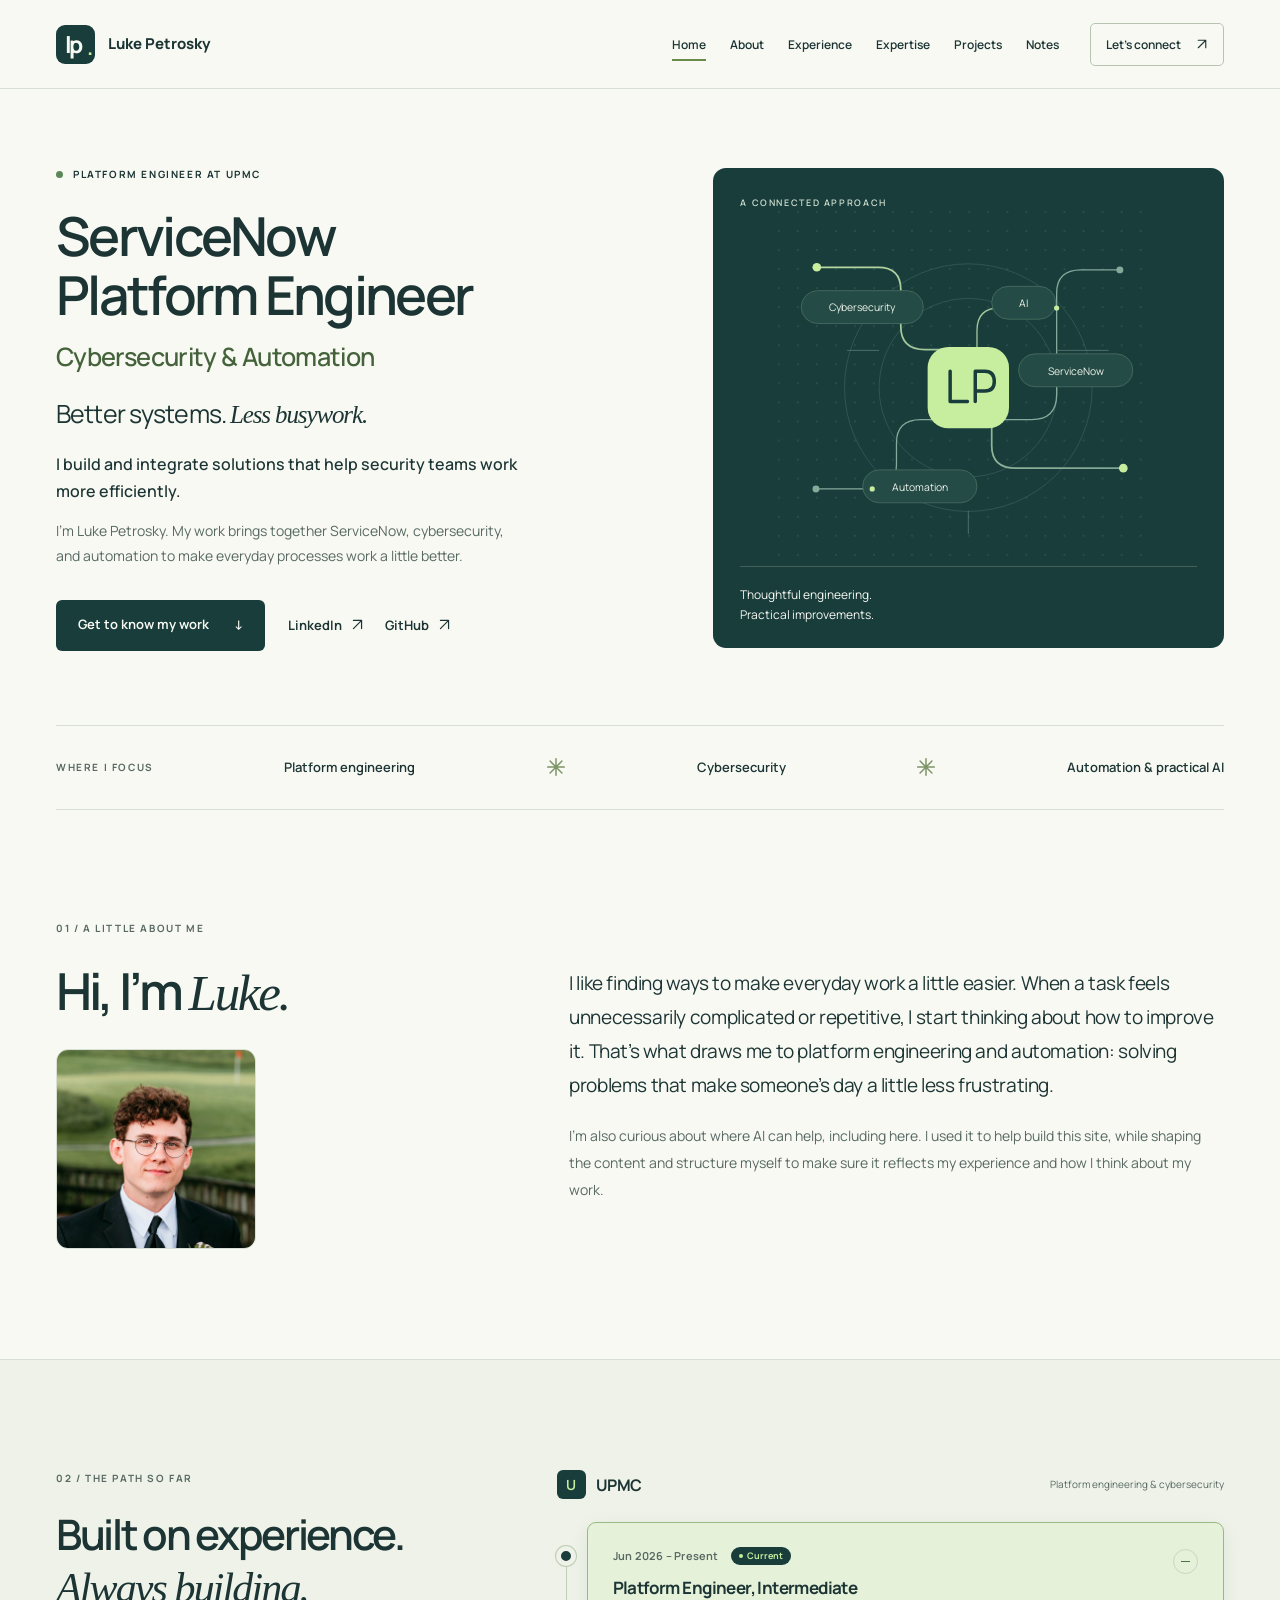
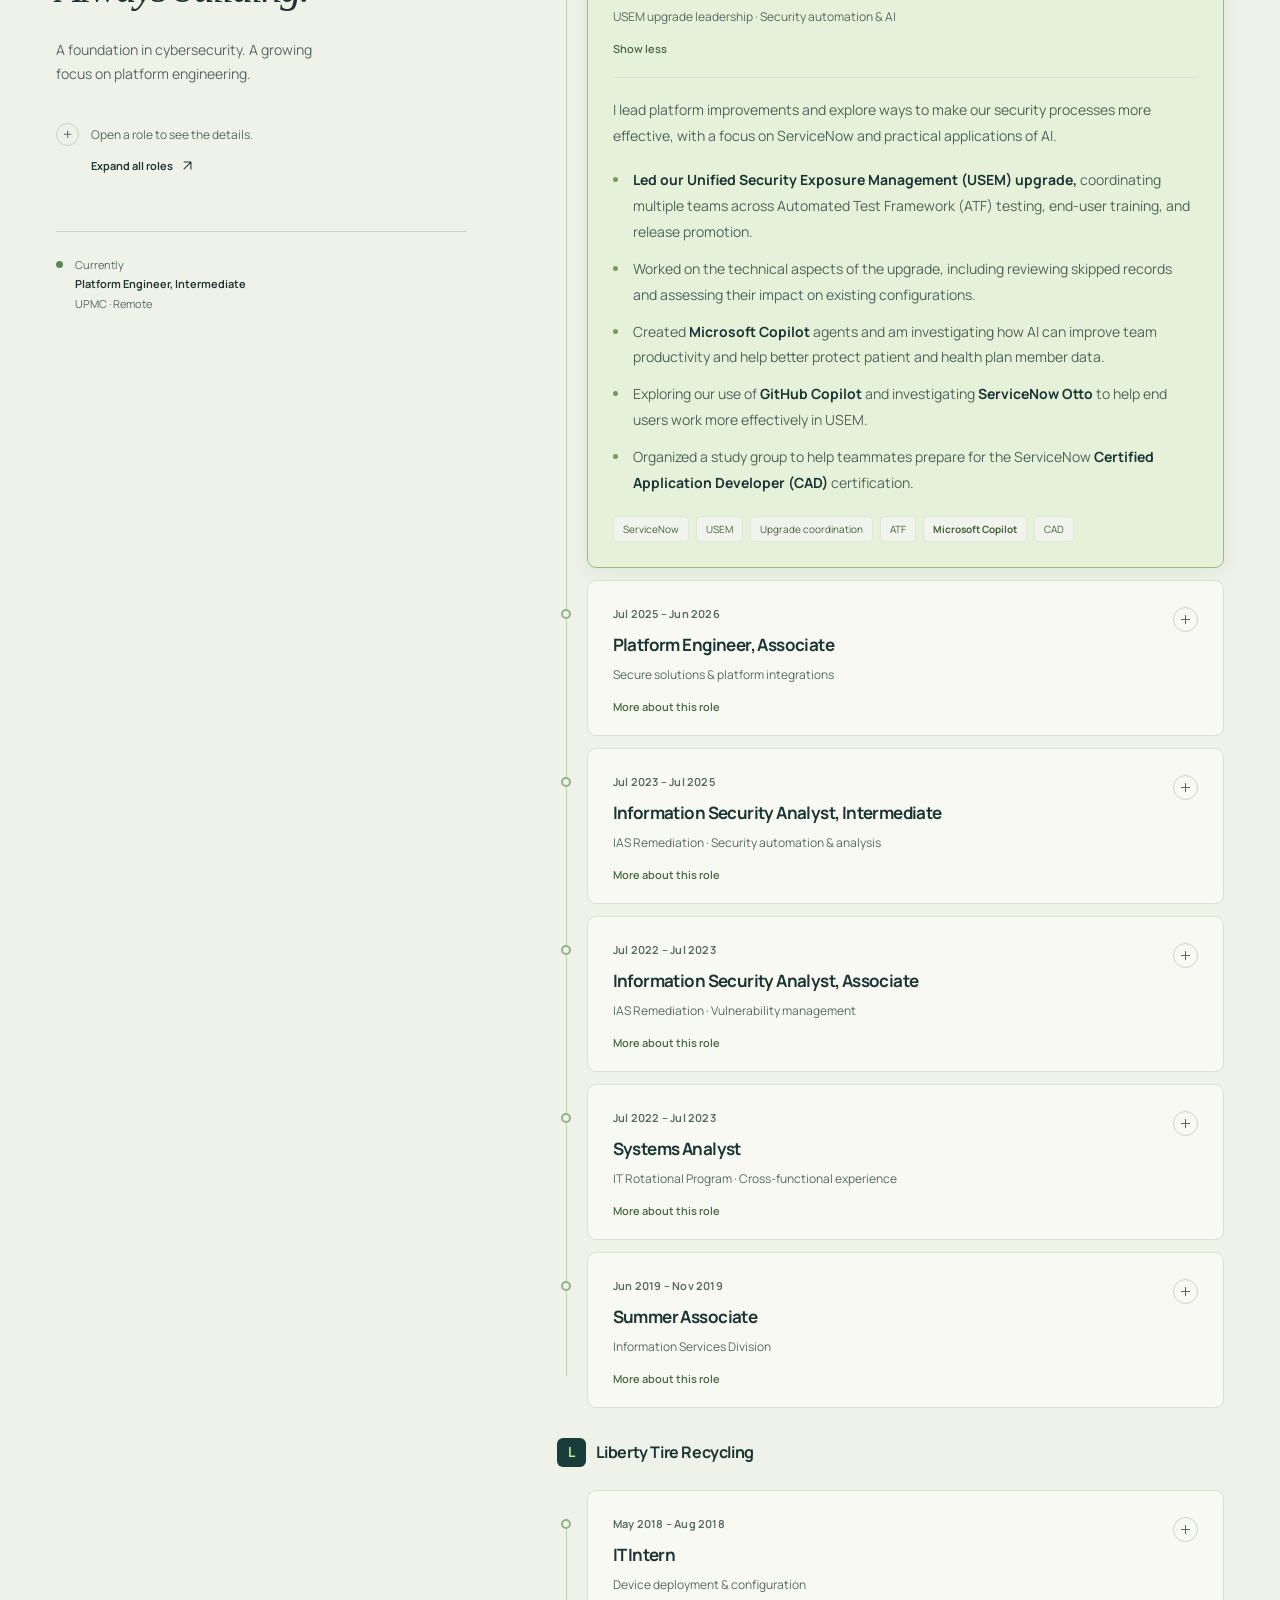
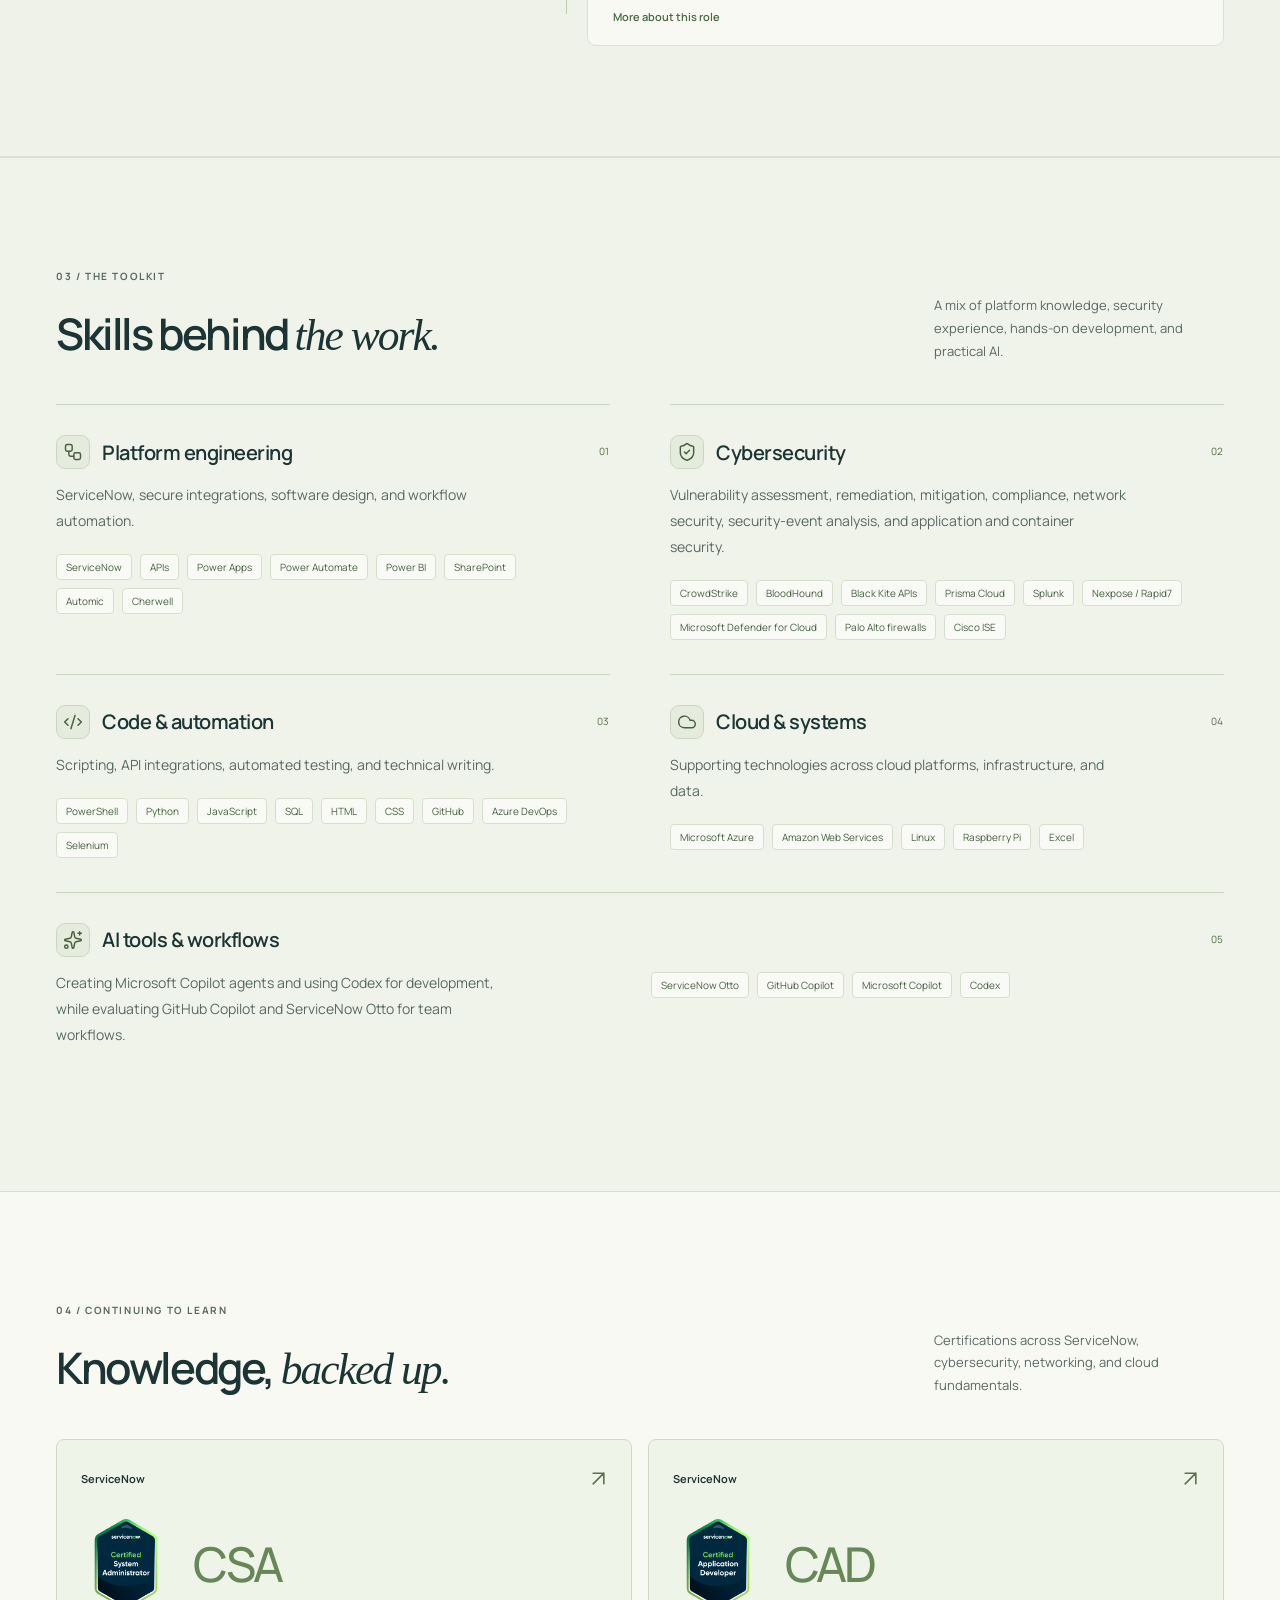
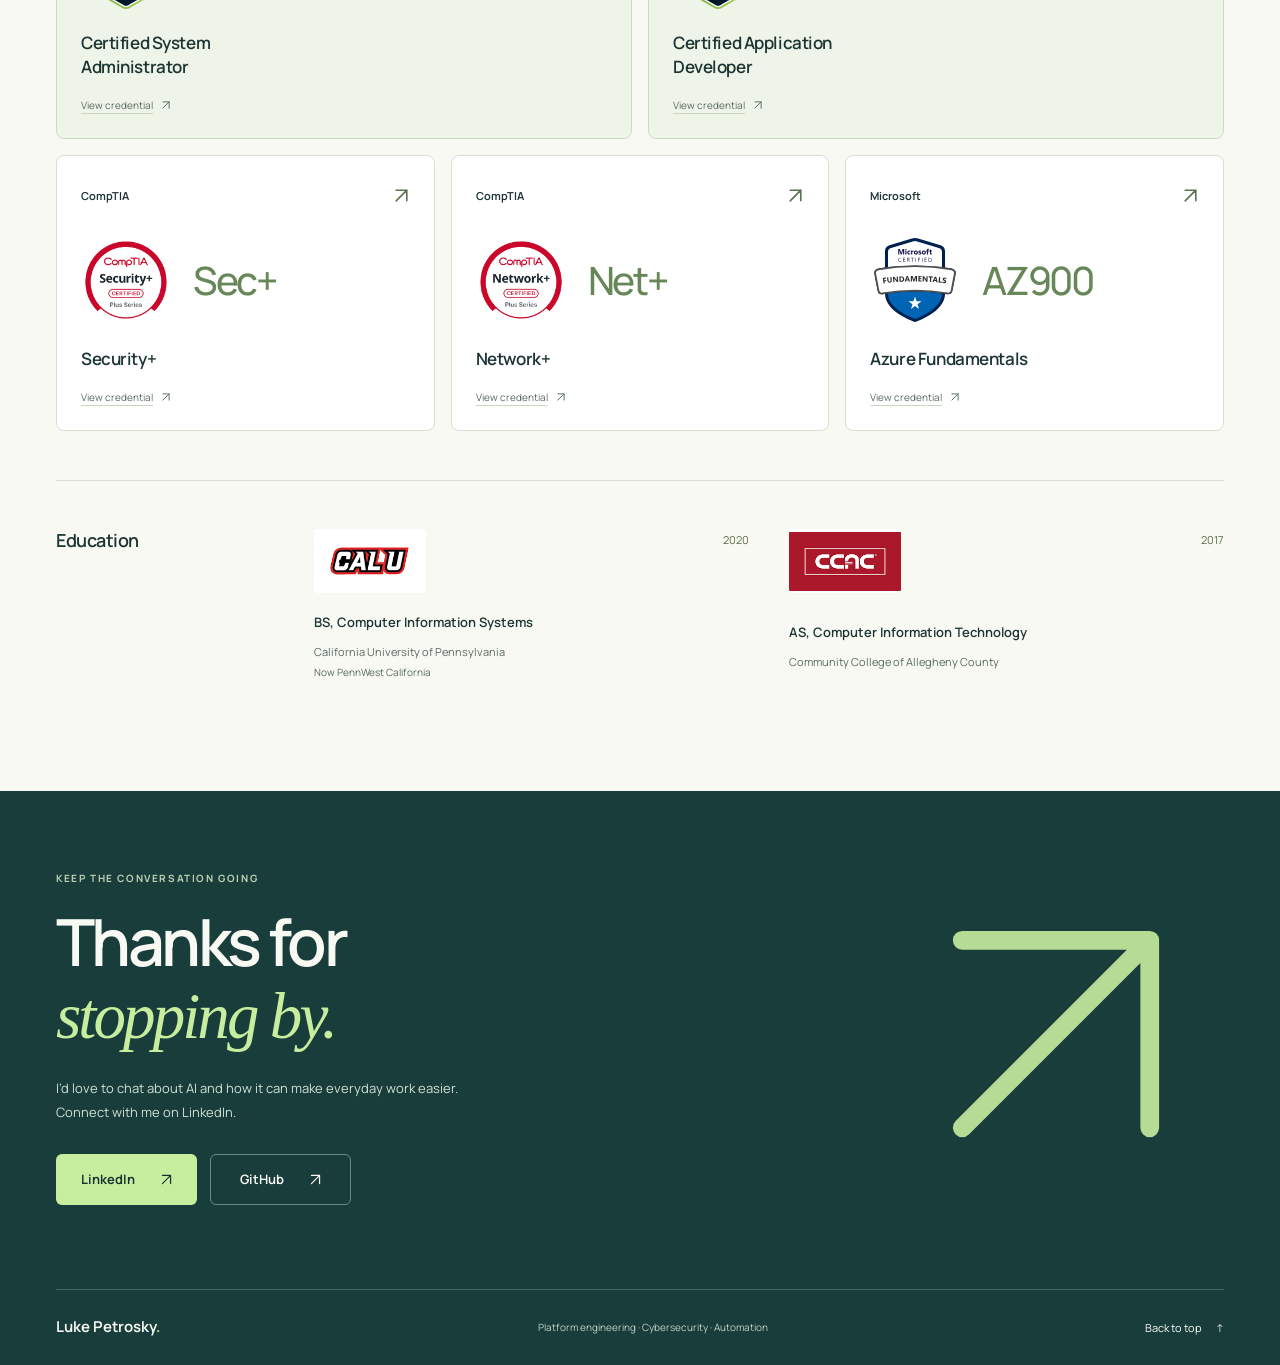
<file: index.html>
<!DOCTYPE html>
<html lang="en">
<head>
  <meta charset="utf-8">
  <meta name="viewport" content="width=device-width, initial-scale=1">
  <meta name="theme-color" content="#183d3b">
  <title>Luke Petrosky | Platform Engineering &amp; Cybersecurity</title>
  <meta name="description" content="Luke Petrosky is a Platform Engineer at UPMC focused on ServiceNow, cybersecurity, and automation. Explore his experience, skills, certifications, and interest in practical AI.">
  <link rel="canonical" href="https://petroskyluke.com/">
  <meta property="og:type" content="website">
  <meta property="og:title" content="Luke Petrosky | Platform Engineering &amp; Cybersecurity">
  <meta property="og:description" content="Building better systems and making everyday work a little easier. ServiceNow, cybersecurity, and automation.">
  <meta property="og:url" content="https://petroskyluke.com/">
  <link rel="icon" href="assets/favicon.svg" type="image/svg+xml">
  <link rel="preload" href="assets/manrope-latin.woff2" as="font" type="font/woff2" crossorigin>
  <link rel="stylesheet" href="styles.css?v=pages-preview-2">
  <script src="scripts.js?v=pages-preview-1" defer></script>
</head>
<body>
  <a class="skip-link" href="#main">Skip to content</a>
  <header class="site-header">
    <div class="header-inner wrap">
      <a class="brand" href="#top" aria-label="Luke Petrosky, back to top"><span class="monogram" aria-hidden="true">lp<span>.</span></span><span>Luke Petrosky</span></a>
      <button class="menu-toggle" type="button" aria-expanded="false" aria-controls="site-nav" hidden>Menu <span class="menu-icon" aria-hidden="true"></span></button>
      <nav class="site-nav" id="site-nav" aria-label="Main navigation">
        <a href="/" aria-current="page">Home</a>
        <a href="#about">About</a>
        <a href="#experience">Experience</a>
        <a href="#skills">Expertise</a>
        <a href="/projects/">Projects</a>
        <a href="/notes/">Notes</a>
        <a class="nav-connect" href="#contact">Let’s connect <span aria-hidden="true"><svg class="icon icon-arrow" width="16" height="16" viewBox="0 0 16 16" aria-hidden="true" focusable="false"><path d="M3 13 13 3M3 3h10v10"/></svg></span></a>
      </nav>
    </div>
  </header>

  <main id="main">
    <section class="hero wrap" id="top" aria-labelledby="hero-title">
      <div class="hero-copy">
        <p class="eyebrow"><span class="small-dot" aria-hidden="true"></span> Platform engineer at UPMC</p>
        <h1 id="hero-title"><span class="hero-title-role">ServiceNow<br>Platform Engineer</span><span class="hero-title-focus">Cybersecurity &amp; Automation</span></h1>
        <p class="hero-tagline">Better systems. <span class="serif">Less busywork.</span></p>
        <p class="hero-lead">I build and integrate solutions that help security teams work more efficiently.</p>
        <p class="hero-description">I’m Luke Petrosky. My work brings together ServiceNow, cybersecurity, and automation to make everyday processes work a little better.</p>
        <div class="hero-actions">
          <a class="button button-dark" href="#experience">Get to know my work <span aria-hidden="true">↓</span></a>
          <a class="text-link" href="https://www.linkedin.com/in/petroskyluke/" target="_blank" rel="noopener noreferrer">LinkedIn <span aria-hidden="true"><svg class="icon icon-arrow" width="16" height="16" viewBox="0 0 16 16" aria-hidden="true" focusable="false"><path d="M3 13 13 3M3 3h10v10"/></svg></span></a>
          <a class="text-link" href="https://github.com/petroskyluke" target="_blank" rel="noopener noreferrer">GitHub <span aria-hidden="true"><svg class="icon icon-arrow" width="16" height="16" viewBox="0 0 16 16" aria-hidden="true" focusable="false"><path d="M3 13 13 3M3 3h10v10"/></svg></span></a>
        </div>
      </div>
      <div class="hero-art" aria-hidden="true">
        <div class="art-heading"><span>A CONNECTED APPROACH</span></div>
        <svg class="connection-art" viewBox="0 0 440 410" fill="none">
          <defs>
            <pattern id="dot-grid" width="22" height="22" patternUnits="userSpaceOnUse"><circle cx="1" cy="1" r="1" fill="#345754"/></pattern>
            <linearGradient id="route" x1="30" y1="40" x2="410" y2="370" gradientUnits="userSpaceOnUse"><stop stop-color="#bddda1"/><stop offset="1" stop-color="#759c91"/></linearGradient>
          </defs>
          <rect width="440" height="410" fill="url(#dot-grid)"/>
          <circle cx="220" cy="204" r="143" stroke="#365957"/>
          <circle cx="220" cy="204" r="103" stroke="#365957"/>
          <path class="connection-route connection-route-primary" pathLength="1" d="M45 65H116Q142 65 142 91V133Q142 160 170 160H218Q247 160 247 189V271Q247 297 275 297H399" stroke="url(#route)" stroke-width="2"/>
          <path class="connection-route connection-route-secondary" pathLength="1" d="M44 321H109Q137 321 137 293V268Q137 241 165 241H293Q322 241 322 212V95Q322 68 350 68H395" stroke="#85a99b" stroke-width="1.5"/>
          <path class="connection-route connection-route-ai" pathLength="1" d="M230 157V138Q230 112 256 112H284" stroke="#a6c89c" stroke-width="1.5"/>
          <path d="M80 161H117M322 161H382M220 346V373" stroke="#547770"/>
          <circle cx="45" cy="65" r="5" fill="#c7ed9f"/><circle cx="399" cy="297" r="5" fill="#c7ed9f"/>
          <circle cx="44" cy="321" r="4" fill="#85a99b"/><circle cx="395" cy="68" r="4" fill="#85a99b"/>
          <rect x="173" y="157" width="94" height="94" rx="24" fill="#c7ed9f"/>
          <path d="M199 185V220H219M228 220V185H239Q250 185 250 197Q250 208 239 208H228" stroke="#183d3b" stroke-width="4" stroke-linecap="round" stroke-linejoin="round"/>
          <rect x="27" y="92" width="141" height="38" rx="19" fill="#254b47" stroke="#486c60"/>
          <text x="97.5" y="116" text-anchor="middle" fill="#edf3e8" font-family="Manrope, sans-serif" font-size="12">Cybersecurity</text>
          <rect x="278" y="165" width="132" height="38" rx="19" fill="#254b47" stroke="#486c60"/>
          <text x="344" y="189" text-anchor="middle" fill="#edf3e8" font-family="Manrope, sans-serif" font-size="12">ServiceNow</text>
          <rect x="98" y="299" width="132" height="38" rx="19" fill="#254b47" stroke="#486c60"/>
          <text x="164" y="323" text-anchor="middle" fill="#edf3e8" font-family="Manrope, sans-serif" font-size="12">Automation</text>
          <rect x="247" y="87" width="74" height="38" rx="19" fill="#254b47" stroke="#486c60"/>
          <text x="284" y="111" text-anchor="middle" fill="#edf3e8" font-family="Manrope, sans-serif" font-size="12">AI</text>
          <circle cx="322" cy="112" r="3" fill="#c7ed9f"/><circle cx="109" cy="321" r="3" fill="#c7ed9f"/>
        </svg>
        <div class="art-caption"><span>Thoughtful engineering.<br>Practical improvements.</span></div>
      </div>
    </section>

    <div class="focus-strip wrap" aria-label="Areas of focus">
      <span class="eyebrow">Where I focus</span>
      <span>Platform engineering</span><span class="strip-star" aria-hidden="true"><svg class="icon icon-asterisk" width="24" height="24" viewBox="0 0 24 24" aria-hidden="true" focusable="false"><path d="M12 2v20M2 12h20M4.9 4.9l14.2 14.2M4.9 19.1 19.1 4.9"/></svg></span>
      <span>Cybersecurity</span><span class="strip-star" aria-hidden="true"><svg class="icon icon-asterisk" width="24" height="24" viewBox="0 0 24 24" aria-hidden="true" focusable="false"><path d="M12 2v20M2 12h20M4.9 4.9l14.2 14.2M4.9 19.1 19.1 4.9"/></svg></span>
      <span>Automation &amp; practical AI</span>
    </div>

    <section class="about-section wrap section" id="about" aria-labelledby="about-title">
      <div class="section-aside"><p class="eyebrow section-index">01 / A little about me</p><h2 id="about-title">Hi, I’m <span class="serif">Luke.</span></h2><img class="about-portrait" src="assets/luke-petrosky.jpg" alt="Luke Petrosky" width="200" height="200" loading="lazy" decoding="async"></div>
      <div class="about-copy">
        <p class="large-copy">I like finding ways to make everyday work a little easier. When a task feels unnecessarily complicated or repetitive, I start thinking about how to improve it. That’s what draws me to platform engineering and automation: solving problems that make someone’s day a little less frustrating.</p>
        <p>I’m also curious about where AI can help, including here. I used it to help build this site, while shaping the content and structure myself to make sure it reflects my experience and how I think about my work.</p>
      </div>
    </section>

    <section class="experience-section section" id="experience" aria-labelledby="experience-title">
      <div class="wrap experience-layout">
        <div class="experience-intro">
          <p class="eyebrow section-index">02 / The path so far</p>
          <h2 id="experience-title">Built on experience.<br><span class="serif">Always building.</span></h2>
          <p>A foundation in cybersecurity. A growing focus on platform engineering.</p>
          <p class="timeline-instruction"><span aria-hidden="true">+</span> Open a role to see the details.</p>
          <button class="expand-all text-link" type="button" hidden><span class="expand-all-label">Expand all roles</span> <span aria-hidden="true"><svg class="icon icon-arrow" width="16" height="16" viewBox="0 0 16 16" aria-hidden="true" focusable="false"><path d="M3 13 13 3M3 3h10v10"/></svg></span></button>
          <div class="career-note"><span class="small-dot" aria-hidden="true"></span><span>Currently<br><strong>Platform Engineer, Intermediate</strong><br>UPMC · Remote</span></div>
        </div>

        <div class="career-timeline">
          <div class="employer-heading"><span class="employer-mark" aria-hidden="true">U</span><h3>UPMC</h3><span class="employer-caption">Platform engineering &amp; cybersecurity</span></div>
          <div class="role-list">
            <details class="role current-role" open>
              <summary><span class="role-heading"><span class="role-date">Jun 2026 – Present <span class="current-badge">Current</span></span><span class="role-title">Platform Engineer, Intermediate</span><span class="role-summary">USEM upgrade leadership · Security automation &amp; AI</span><span class="details-label"><span class="when-closed">More about this role</span><span class="when-open">Show less</span></span></span><span class="expand-icon" aria-hidden="true"></span></summary>
              <div class="role-body">
                <p>I lead platform improvements and explore ways to make our security processes more effective, with a focus on ServiceNow and practical applications of AI.</p>
                <ul class="accomplishments">
                  <li><strong>Led our Unified Security Exposure Management (USEM) upgrade,</strong> coordinating multiple teams across Automated Test Framework (ATF) testing, end-user training, and release promotion.</li>
                  <li>Worked on the technical aspects of the upgrade, including reviewing skipped records and assessing their impact on existing configurations.</li>
                  <li>Created <strong>Microsoft Copilot</strong> agents and am investigating how AI can improve team productivity and help better protect patient and health plan member data.</li>
                  <li>Exploring our use of <strong>GitHub Copilot</strong> and investigating <strong>ServiceNow Otto</strong> to help end users work more effectively in USEM.</li>
                  <li>Organized a study group to help teammates prepare for the ServiceNow <strong>Certified Application Developer (CAD)</strong> certification.</li>
                </ul>
                <ul class="tags" aria-label="Related skills and certifications"><li>ServiceNow</li><li>USEM</li><li>Upgrade coordination</li><li>ATF</li><li><strong>Microsoft Copilot</strong></li><li>CAD</li></ul>
              </div>
            </details>
            <details class="role">
              <summary><span class="role-heading"><span class="role-date">Jul 2025 – Jun 2026</span><span class="role-title">Platform Engineer, Associate</span><span class="role-summary">Secure solutions &amp; platform integrations</span><span class="details-label"><span class="when-closed">More about this role</span><span class="when-open">Show less</span></span></span><span class="expand-icon" aria-hidden="true"></span></summary>
              <div class="role-body">
                <p>Built and integrated secure solutions on the ServiceNow platform to enhance organizational security posture and streamline remediation efforts.</p>
                <p>Integrated CrowdStrike, BloodHound, and Burp Suite with ServiceNow through REST APIs to connect security tools with platform workflows.</p>
                <p>Deepened my understanding of ServiceNow’s architecture, including Business Rules, Script Includes, and how client-side and server-side scripting work together to support application behavior and integrations.</p>
                <p>Organized a study group to help teammates prepare for the ServiceNow <strong>Certified System Administrator (CSA)</strong> certification. All team members earned the credential.</p>
                <ul class="tags" aria-label="Related skills and certifications"><li>ServiceNow</li><li>Business Rules</li><li>Script Includes</li><li>JavaScript</li><li>REST APIs</li><li>CrowdStrike</li><li>BloodHound</li><li>Burp Suite</li><li>CSA</li></ul>
              </div>
            </details>
            <details class="role">
              <summary><span class="role-heading"><span class="role-date">Jul 2023 – Jul 2025</span><span class="role-title">Information Security Analyst, Intermediate</span><span class="role-summary">IAS Remediation · Security automation &amp; analysis</span><span class="details-label"><span class="when-closed">More about this role</span><span class="when-open">Show less</span></span></span><span class="expand-icon" aria-hidden="true"></span></summary>
              <div class="role-body">
                <p>Automated cybersecurity processes with Python, PowerShell, and JavaScript, including work with the CrowdStrike, Black Kite, and BloodHound APIs.</p>
                <ul class="accomplishments">
                  <li>Created PowerShell scripts to process security information, prioritize CISA vulnerabilities, and automate server patching.</li>
                  <li>Used BloodHound to identify Active Directory security risks.</li>
                  <li>Used CrowdStrike Falcon to investigate host vulnerabilities, identity issues, cloud misconfigurations, and security alerts.</li>
                  <li>Implemented Prisma Cloud vulnerability and compliance policies for containerized applications.</li>
                  <li>Organized a study group to help teammates prepare for the Microsoft <strong>Azure Fundamentals</strong> certification.</li>
                </ul>
                <ul class="tags" aria-label="Relevant skills"><li>API integrations</li><li>PowerShell</li><li>Python</li><li>JavaScript</li><li>Cloud security</li></ul>
              </div>
            </details>
            <details class="role">
              <summary><span class="role-heading"><span class="role-date">Jul 2022 – Jul 2023</span><span class="role-title">Information Security Analyst, Associate</span><span class="role-summary">IAS Remediation · Vulnerability management</span><span class="details-label"><span class="when-closed">More about this role</span><span class="when-open">Show less</span></span></span><span class="expand-icon" aria-hidden="true"></span></summary>
              <div class="role-body">
                <ul class="accomplishments">
                  <li>Analyzed data for Splunk dashboards supporting Log4Shell and other high-priority vulnerability remediation.</li>
                  <li>Reviewed remote-access security violations and helped implement countermeasures across 60 machines.</li>
                  <li>Used Microsoft Defender for Cloud to improve security scores across subscriptions.</li>
                  <li>Organized a study group to help teammates prepare for the CompTIA <strong>Security+</strong> certification.</li>
                </ul>
                <ul class="tags" aria-label="Relevant skills"><li>Splunk</li><li>Microsoft Defender for Cloud</li><li>Remediation</li></ul>
              </div>
            </details>
            <details class="role">
              <summary><span class="role-heading"><span class="role-date">Jul 2022 – Jul 2023</span><span class="role-title">Systems Analyst</span><span class="role-summary">IT Rotational Program · Cross-functional experience</span><span class="details-label"><span class="when-closed">More about this role</span><span class="when-open">Show less</span></span></span><span class="expand-icon" aria-hidden="true"></span></summary>
              <div class="role-body">
                <ul class="accomplishments">
                  <li>Rotated through Network Security, Application QA, Security Remediation, and the Microsoft Power Platform Center of Excellence.</li>
                  <li>Co-chaired the Content and Collaboration Committee, coordinating a migration from Classic to Modern SharePoint with 10 team members.</li>
                  <li>Contributed to Cisco ISE implementation, Selenium automated tests, and Splunk dashboards using CMDB and Rapid7 data.</li>
                  <li>Helped establish the Center of Excellence’s SharePoint site as an internal Power Platform resource.</li>
                  <li>Presented project work to more than 100 IT colleagues, including executive leadership.</li>
                </ul>
                <ul class="tags" aria-label="Relevant skills"><li>Power Platform</li><li>SharePoint</li><li>Selenium</li><li>Cisco ISE</li></ul>
              </div>
            </details>
            <details class="role">
              <summary><span class="role-heading"><span class="role-date">Jun 2019 – Nov 2019</span><span class="role-title">Summer Associate</span><span class="role-summary">Information Services Division</span><span class="details-label"><span class="when-closed">More about this role</span><span class="when-open">Show less</span></span></span><span class="expand-icon" aria-hidden="true"></span></summary>
              <div class="role-body"><ul class="accomplishments"><li>Automated the consolidation of Linux application reports using Python.</li><li>Helped develop applications and unit tests.</li><li>Participated in service and recruitment activities.</li></ul><ul class="tags" aria-label="Relevant skills"><li>Python</li><li>Linux</li><li>Unit testing</li></ul></div>
            </details>
          </div>
          <div class="employer-heading second-employer"><span class="employer-mark" aria-hidden="true">L</span><h3>Liberty Tire Recycling</h3></div>
          <div class="role-list">
            <details class="role">
              <summary><span class="role-heading"><span class="role-date">May 2018 – Aug 2018</span><span class="role-title">IT Intern</span><span class="role-summary">Device deployment &amp; configuration</span><span class="details-label"><span class="when-closed">More about this role</span><span class="when-open">Show less</span></span></span><span class="expand-icon" aria-hidden="true"></span></summary>
              <div class="role-body"><p>Supported the rollout and configuration of Android tablets using IBM MaaS360.</p><ul class="tags" aria-label="Relevant skills"><li>IBM MaaS360</li><li>Device management</li></ul></div>
            </details>
          </div>
        </div>
      </div>
    </section>

    <section class="skills-section section" id="skills" aria-labelledby="skills-title">
      <div class="wrap">
        <div class="section-heading-row"><div><p class="eyebrow section-index">03 / The toolkit</p><h2 id="skills-title">Skills behind <span class="serif">the work.</span></h2></div><p>A mix of platform knowledge, security experience, hands-on development, and practical AI.</p></div>
        <!-- Lucide icons: copyright and license in assets/lucide-license.txt. -->
        <div class="skills-grid">
          <article class="skill-group"><span class="skill-number" aria-hidden="true">01</span><h3><span class="skill-icon" aria-hidden="true"><svg class="skill-icon-svg lucide-workflow" aria-hidden="true" focusable="false" xmlns="http://www.w3.org/2000/svg" width="24" height="24" viewBox="0 0 24 24" fill="none" stroke="currentColor" stroke-width="2" stroke-linecap="round" stroke-linejoin="round" > <rect width="8" height="8" x="3" y="3" rx="2" /> <path d="M7 11v4a2 2 0 0 0 2 2h4" /> <rect width="8" height="8" x="13" y="13" rx="2" /> </svg></span><span>Platform engineering</span></h3><p>ServiceNow, secure integrations, software design, and workflow automation.</p><ul class="tags"><li>ServiceNow</li><li>APIs</li><li>Power Apps</li><li>Power Automate</li><li>Power BI</li><li>SharePoint</li><li>Automic</li><li>Cherwell</li></ul></article>
          <article class="skill-group"><span class="skill-number" aria-hidden="true">02</span><h3><span class="skill-icon" aria-hidden="true"><svg class="skill-icon-svg lucide-shield-check" aria-hidden="true" focusable="false" xmlns="http://www.w3.org/2000/svg" width="24" height="24" viewBox="0 0 24 24" fill="none" stroke="currentColor" stroke-width="2" stroke-linecap="round" stroke-linejoin="round" > <path d="M20 13c0 5-3.5 7.5-7.66 8.95a1 1 0 0 1-.67-.01C7.5 20.5 4 18 4 13V6a1 1 0 0 1 1-1c2 0 4.5-1.2 6.24-2.72a1.17 1.17 0 0 1 1.52 0C14.51 3.81 17 5 19 5a1 1 0 0 1 1 1z" /> <path d="m9 12 2 2 4-4" /> </svg></span><span>Cybersecurity</span></h3><p>Vulnerability assessment, remediation, mitigation, compliance, network security, security-event analysis, and application and container security.</p><ul class="tags"><li>CrowdStrike</li><li>BloodHound</li><li>Black Kite APIs</li><li>Prisma Cloud</li><li>Splunk</li><li>Nexpose / Rapid7</li><li>Microsoft Defender for Cloud</li><li>Palo Alto firewalls</li><li>Cisco ISE</li></ul></article>
          <article class="skill-group"><span class="skill-number" aria-hidden="true">03</span><h3><span class="skill-icon" aria-hidden="true"><svg class="skill-icon-svg lucide-code-xml" aria-hidden="true" focusable="false" xmlns="http://www.w3.org/2000/svg" width="24" height="24" viewBox="0 0 24 24" fill="none" stroke="currentColor" stroke-width="2" stroke-linecap="round" stroke-linejoin="round" > <path d="m18 16 4-4-4-4" /> <path d="m6 8-4 4 4 4" /> <path d="m14.5 4-5 16" /> </svg></span><span>Code &amp; automation</span></h3><p>Scripting, API integrations, automated testing, and technical writing.</p><ul class="tags"><li>PowerShell</li><li>Python</li><li>JavaScript</li><li>SQL</li><li>HTML</li><li>CSS</li><li>GitHub</li><li>Azure DevOps</li><li>Selenium</li></ul></article>
          <article class="skill-group"><span class="skill-number" aria-hidden="true">04</span><h3><span class="skill-icon" aria-hidden="true"><svg class="skill-icon-svg lucide-cloud" aria-hidden="true" focusable="false" xmlns="http://www.w3.org/2000/svg" width="24" height="24" viewBox="0 0 24 24" fill="none" stroke="currentColor" stroke-width="2" stroke-linecap="round" stroke-linejoin="round" > <path d="M17.5 19H9a7 7 0 1 1 6.71-9h1.79a4.5 4.5 0 1 1 0 9Z" /> </svg></span><span>Cloud &amp; systems</span></h3><p>Supporting technologies across cloud platforms, infrastructure, and data.</p><ul class="tags"><li>Microsoft Azure</li><li>Amazon Web Services</li><li>Linux</li><li>Raspberry Pi</li><li>Excel</li></ul></article>
          <article class="skill-group skill-group-ai"><span class="skill-number" aria-hidden="true">05</span><div><h3><span class="skill-icon" aria-hidden="true"><svg class="skill-icon-svg lucide-sparkles" aria-hidden="true" focusable="false" xmlns="http://www.w3.org/2000/svg" width="24" height="24" viewBox="0 0 24 24" fill="none" stroke="currentColor" stroke-width="2" stroke-linecap="round" stroke-linejoin="round" > <path d="M11.017 2.814a1 1 0 0 1 1.966 0l1.051 5.558a2 2 0 0 0 1.594 1.594l5.558 1.051a1 1 0 0 1 0 1.966l-5.558 1.051a2 2 0 0 0-1.594 1.594l-1.051 5.558a1 1 0 0 1-1.966 0l-1.051-5.558a2 2 0 0 0-1.594-1.594l-5.558-1.051a1 1 0 0 1 0-1.966l5.558-1.051a2 2 0 0 0 1.594-1.594z" /> <path d="M20 2v4" /> <path d="M22 4h-4" /> <circle cx="4" cy="20" r="2" /> </svg></span><span>AI tools &amp; workflows</span></h3><p>Creating Microsoft Copilot agents and using Codex for development, while evaluating GitHub Copilot and ServiceNow Otto for team workflows.</p></div><ul class="tags"><li>ServiceNow Otto</li><li>GitHub Copilot</li><li>Microsoft Copilot</li><li>Codex</li></ul></article>
        </div>
      </div>
    </section>

    <section class="credentials-section wrap section" id="certifications" aria-labelledby="certifications-title">
      <div class="section-heading-row"><div><p class="eyebrow section-index">04 / Continuing to learn</p><h2 id="certifications-title">Knowledge, <span class="serif">backed up.</span></h2></div><p>Certifications across ServiceNow, cybersecurity, networking, and cloud fundamentals.</p></div>
      <div class="cert-grid">
        <a class="cert-card cert-link servicenow-cert" href="https://www.credly.com/badges/42457ab0-deb8-47c8-bd8f-0321af9e1102" target="_blank" rel="noopener noreferrer"><div class="cert-top"><span>ServiceNow</span><span aria-hidden="true"><svg class="icon icon-arrow" width="16" height="16" viewBox="0 0 16 16" aria-hidden="true" focusable="false"><path d="M3 13 13 3M3 3h10v10"/></svg></span></div><div class="cert-identity"><img class="cert-badge" src="assets/servicenow-csa.png" alt="ServiceNow Certified System Administrator badge" width="90" height="90" loading="lazy" decoding="async"><span class="cert-abbreviation">CSA</span></div><h3>Certified System<br>Administrator</h3><span class="credential-link">View credential <span aria-hidden="true"><svg class="icon icon-arrow" width="16" height="16" viewBox="0 0 16 16" aria-hidden="true" focusable="false"><path d="M3 13 13 3M3 3h10v10"/></svg></span></span></a>
        <a class="cert-card cert-link servicenow-cert" href="https://www.credly.com/badges/8f7bcd4b-56df-40bd-8ec1-fe63ff40769b" target="_blank" rel="noopener noreferrer"><div class="cert-top"><span>ServiceNow</span><span aria-hidden="true"><svg class="icon icon-arrow" width="16" height="16" viewBox="0 0 16 16" aria-hidden="true" focusable="false"><path d="M3 13 13 3M3 3h10v10"/></svg></span></div><div class="cert-identity"><img class="cert-badge" src="assets/servicenow-cad.png" alt="ServiceNow Certified Application Developer badge" width="90" height="90" loading="lazy" decoding="async"><span class="cert-abbreviation">CAD</span></div><h3>Certified Application<br>Developer</h3><span class="credential-link">View credential <span aria-hidden="true"><svg class="icon icon-arrow" width="16" height="16" viewBox="0 0 16 16" aria-hidden="true" focusable="false"><path d="M3 13 13 3M3 3h10v10"/></svg></span></span></a>
        <a class="cert-card cert-link" href="https://www.credly.com/badges/768855b1-6e17-4459-abb5-33ac93d474e7/public_url" target="_blank" rel="noopener noreferrer"><div class="cert-top"><span>CompTIA</span><span aria-hidden="true"><svg class="icon icon-arrow" width="16" height="16" viewBox="0 0 16 16" aria-hidden="true" focusable="false"><path d="M3 13 13 3M3 3h10v10"/></svg></span></div><div class="cert-identity"><img class="cert-badge" src="assets/comptia-security-plus.png" alt="CompTIA Security+ badge" width="90" height="90" loading="lazy" decoding="async"><span class="cert-abbreviation">Sec+</span></div><h3>Security+</h3><span class="credential-link">View credential <span aria-hidden="true"><svg class="icon icon-arrow" width="16" height="16" viewBox="0 0 16 16" aria-hidden="true" focusable="false"><path d="M3 13 13 3M3 3h10v10"/></svg></span></span></a>
        <a class="cert-card cert-link" href="https://www.credly.com/badges/8f2d72f3-b000-4897-94e5-d560f9b10db9/public_url" target="_blank" rel="noopener noreferrer"><div class="cert-top"><span>CompTIA</span><span aria-hidden="true"><svg class="icon icon-arrow" width="16" height="16" viewBox="0 0 16 16" aria-hidden="true" focusable="false"><path d="M3 13 13 3M3 3h10v10"/></svg></span></div><div class="cert-identity"><img class="cert-badge" src="assets/comptia-network-plus.png" alt="CompTIA Network+ badge" width="90" height="90" loading="lazy" decoding="async"><span class="cert-abbreviation">Net+</span></div><h3>Network+</h3><span class="credential-link">View credential <span aria-hidden="true"><svg class="icon icon-arrow" width="16" height="16" viewBox="0 0 16 16" aria-hidden="true" focusable="false"><path d="M3 13 13 3M3 3h10v10"/></svg></span></span></a>
        <a class="cert-card cert-link" href="https://learn.microsoft.com/en-us/users/lukepetrosky-2242/credentials/c1825ad7383b3719" target="_blank" rel="noopener noreferrer"><div class="cert-top"><span>Microsoft</span><span aria-hidden="true"><svg class="icon icon-arrow" width="16" height="16" viewBox="0 0 16 16" aria-hidden="true" focusable="false"><path d="M3 13 13 3M3 3h10v10"/></svg></span></div><div class="cert-identity"><img class="cert-badge" src="assets/azure-fundamentals.svg" alt="Microsoft Certified Fundamentals badge" width="90" height="90" loading="lazy" decoding="async"><span class="cert-abbreviation azure-abbreviation">AZ900</span></div><h3>Azure Fundamentals</h3><span class="credential-link">View credential <span aria-hidden="true"><svg class="icon icon-arrow" width="16" height="16" viewBox="0 0 16 16" aria-hidden="true" focusable="false"><path d="M3 13 13 3M3 3h10v10"/></svg></span></span></a>
      </div>
      <div class="education" id="education">
        <h3>Education</h3>
        <div class="education-item"><img class="education-logo" src="assets/calu-logo.png" alt="Cal U" width="112" height="64" loading="lazy" decoding="async"><span class="education-year">2020</span><div class="education-copy"><h4>BS, Computer Information Systems</h4><p>California University of Pennsylvania<br><span>Now PennWest California</span></p></div></div>
        <div class="education-item"><img class="education-logo" src="assets/ccac-logo.png" alt="CCAC" width="112" height="64" loading="lazy" decoding="async"><span class="education-year">2017</span><div class="education-copy"><h4>AS, Computer Information Technology</h4><p>Community College of Allegheny County</p></div></div>
      </div>
    </section>

    <section class="contact-section" id="contact" aria-labelledby="contact-title">
      <div class="wrap contact-inner"><div><p class="eyebrow">Keep the conversation going</p><h2 id="contact-title">Thanks for<br><span class="serif">stopping by.</span></h2><p>I’d love to chat about AI and how it can make everyday work easier. Connect with me on LinkedIn.</p><div class="contact-links"><a class="button button-lime" href="https://www.linkedin.com/in/petroskyluke/" target="_blank" rel="noopener noreferrer">LinkedIn <span aria-hidden="true"><svg class="icon icon-arrow" width="16" height="16" viewBox="0 0 16 16" aria-hidden="true" focusable="false"><path d="M3 13 13 3M3 3h10v10"/></svg></span></a><a class="button button-outline" href="https://github.com/petroskyluke" target="_blank" rel="noopener noreferrer">GitHub <span aria-hidden="true"><svg class="icon icon-arrow" width="16" height="16" viewBox="0 0 16 16" aria-hidden="true" focusable="false"><path d="M3 13 13 3M3 3h10v10"/></svg></span></a></div></div><span class="contact-art" aria-hidden="true"><svg class="icon icon-arrow" width="16" height="16" viewBox="0 0 16 16" aria-hidden="true" focusable="false"><path d="M3 13 13 3M3 3h10v10"/></svg></span></div>
      <footer class="wrap site-footer"><a class="footer-name" href="#top">Luke Petrosky<span aria-hidden="true">.</span></a><span>Platform engineering · Cybersecurity · Automation</span><a class="back-top" href="#top">Back to top <span aria-hidden="true">↑</span></a></footer>
    </section>
  </main>
</body>
</html>
</file>
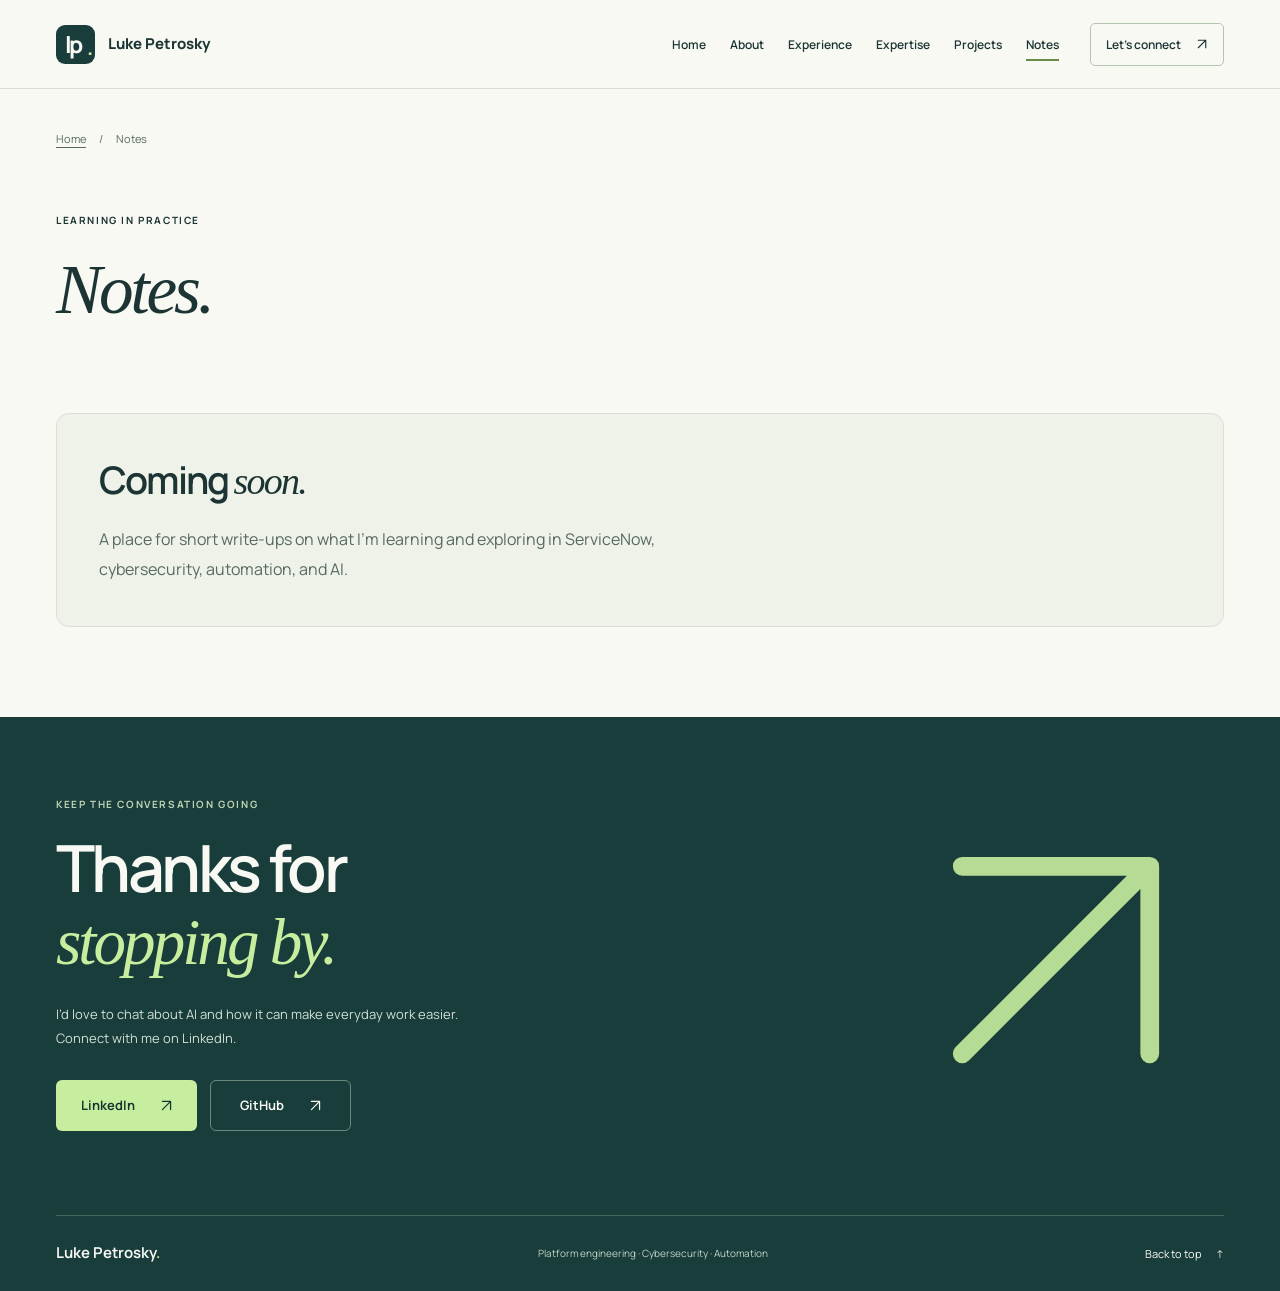
<file: notes/index.html>
<!DOCTYPE html>
<html lang="en">
<head>
  <meta charset="utf-8">
  <meta name="viewport" content="width=device-width, initial-scale=1">
  <meta name="theme-color" content="#183d3b">
  <title>Notes | Luke Petrosky</title>
  <meta name="description" content="Notes by Luke Petrosky — coming soon. Short write-ups on ServiceNow, cybersecurity, automation, and AI.">
  <link rel="canonical" href="https://petroskyluke.com/notes/">
  <meta property="og:type" content="website">
  <meta property="og:title" content="Notes | Luke Petrosky">
  <meta property="og:description" content="Notes by Luke Petrosky — coming soon. Short write-ups on ServiceNow, cybersecurity, automation, and AI.">
  <meta property="og:url" content="https://petroskyluke.com/notes/">
  <link rel="icon" href="/assets/favicon.svg" type="image/svg+xml">
  <link rel="preload" href="/assets/manrope-latin.woff2" as="font" type="font/woff2" crossorigin>
  <link rel="stylesheet" href="/styles.css?v=pages-preview-2">
  <script src="/scripts.js?v=pages-preview-1" defer></script>
</head>
<body>
  <a class="skip-link" href="#main">Skip to content</a>
  <header class="site-header">
    <div class="header-inner wrap">
      <a class="brand" href="/" aria-label="Luke Petrosky, home"><span class="monogram" aria-hidden="true">lp<span>.</span></span><span>Luke Petrosky</span></a>
      <button class="menu-toggle" type="button" aria-expanded="false" aria-controls="site-nav" hidden>Menu <span class="menu-icon" aria-hidden="true"></span></button>
      <nav class="site-nav" id="site-nav" aria-label="Main navigation">
        <a href="/">Home</a>
        <a href="/#about">About</a>
        <a href="/#experience">Experience</a>
        <a href="/#skills">Expertise</a>
        <a href="/projects/">Projects</a>
        <a href="/notes/" aria-current="page">Notes</a>
        <a class="nav-connect" href="#contact">Let’s connect <span aria-hidden="true"><svg class="icon icon-arrow" width="16" height="16" viewBox="0 0 16 16" aria-hidden="true" focusable="false"><path d="M3 13 13 3M3 3h10v10"/></svg></span></a>
      </nav>
    </div>
  </header>
  <main id="main">
    <section class="page-intro wrap" id="top" aria-labelledby="page-title">
      <nav class="breadcrumbs" aria-label="Breadcrumb"><a href="/">Home</a><span aria-hidden="true">/</span><span aria-current="page">Notes</span></nav>
      <p class="eyebrow">Learning in practice</p>
      <h1 id="page-title"><span class="serif">Notes.</span></h1>
    </section>
    <section class="coming-soon-section wrap" aria-labelledby="coming-soon-title">
      <div class="coming-soon">
        <h2 id="coming-soon-title">Coming <span class="serif">soon.</span></h2>
        <p>A place for short write-ups on what I’m learning and exploring in ServiceNow, cybersecurity, automation, and AI.</p>
      </div>
    </section>
    <section class="contact-section" id="contact" aria-labelledby="contact-title">
      <div class="wrap contact-inner"><div><p class="eyebrow">Keep the conversation going</p><h2 id="contact-title">Thanks for<br><span class="serif">stopping by.</span></h2><p>I’d love to chat about AI and how it can make everyday work easier. Connect with me on LinkedIn.</p><div class="contact-links"><a class="button button-lime" href="https://www.linkedin.com/in/petroskyluke/" target="_blank" rel="noopener noreferrer">LinkedIn <span aria-hidden="true"><svg class="icon icon-arrow" width="16" height="16" viewBox="0 0 16 16" aria-hidden="true" focusable="false"><path d="M3 13 13 3M3 3h10v10"/></svg></span></a><a class="button button-outline" href="https://github.com/petroskyluke" target="_blank" rel="noopener noreferrer">GitHub <span aria-hidden="true"><svg class="icon icon-arrow" width="16" height="16" viewBox="0 0 16 16" aria-hidden="true" focusable="false"><path d="M3 13 13 3M3 3h10v10"/></svg></span></a></div></div><span class="contact-art" aria-hidden="true"><svg class="icon icon-arrow" width="16" height="16" viewBox="0 0 16 16" aria-hidden="true" focusable="false"><path d="M3 13 13 3M3 3h10v10"/></svg></span></div>
      <footer class="wrap site-footer"><a class="footer-name" href="#top">Luke Petrosky<span aria-hidden="true">.</span></a><span>Platform engineering · Cybersecurity · Automation</span><a class="back-top" href="#top">Back to top <span aria-hidden="true">↑</span></a></footer>
    </section>
  </main>
</body>
</html>
</file>
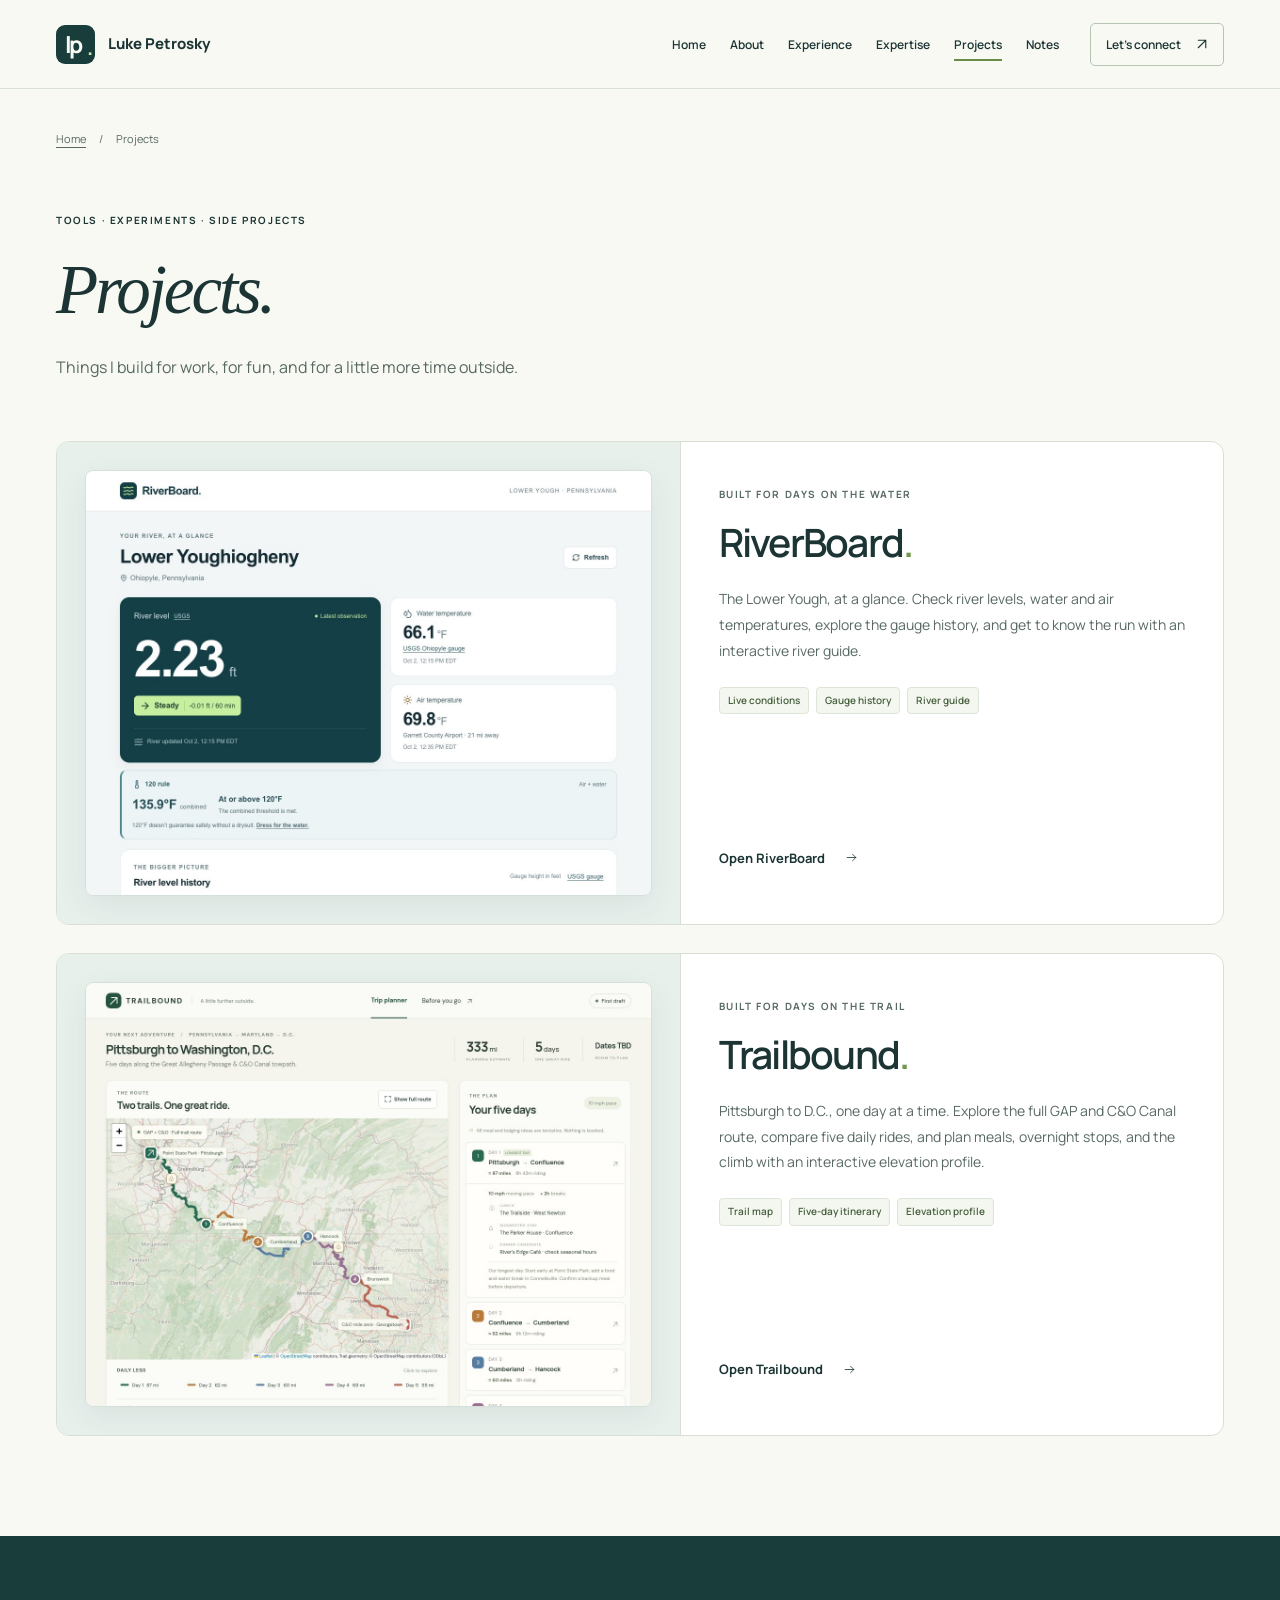
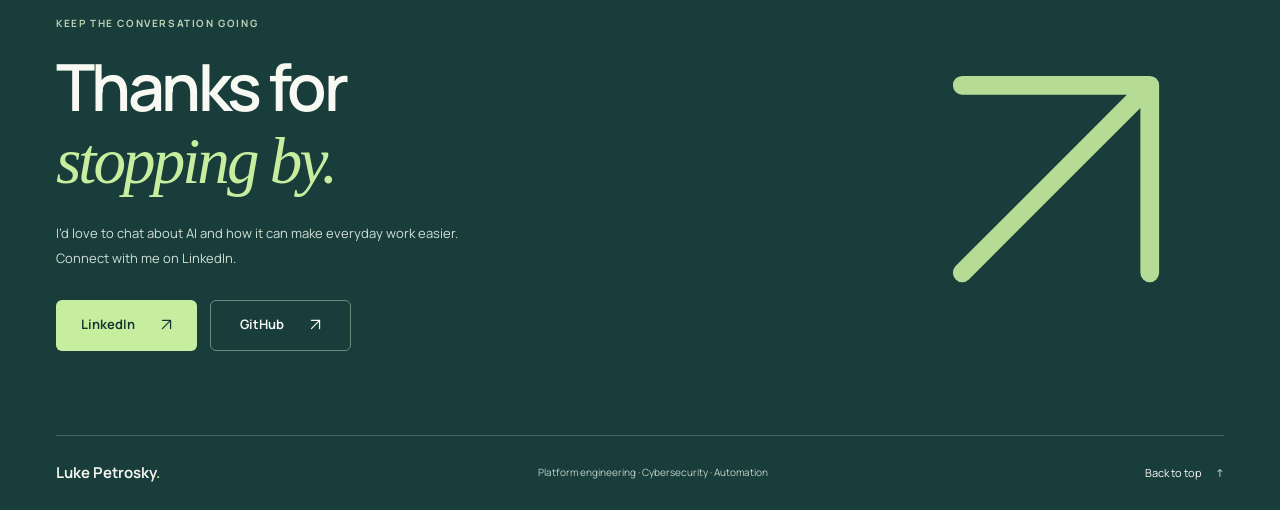
<file: projects/index.html>
<!DOCTYPE html>
<html lang="en">
<head>
  <meta charset="utf-8">
  <meta name="viewport" content="width=device-width, initial-scale=1">
  <meta name="theme-color" content="#183d3b">
  <title>Projects | Luke Petrosky</title>
  <meta name="description" content="Explore projects by Luke Petrosky: RiverBoard for Lower Yough river conditions, and Trailbound for planning a Pittsburgh-to-D.C. bike trip on the GAP and C&amp;O Canal.">
  <link rel="canonical" href="https://petroskyluke.com/projects/">
  <meta property="og:type" content="website">
  <meta property="og:title" content="Projects | Luke Petrosky">
  <meta property="og:description" content="Explore projects by Luke Petrosky: RiverBoard for Lower Yough river conditions, and Trailbound for planning a Pittsburgh-to-D.C. bike trip on the GAP and C&amp;O Canal.">
  <meta property="og:url" content="https://petroskyluke.com/projects/">
  <link rel="icon" href="/assets/favicon.svg" type="image/svg+xml">
  <link rel="preload" href="/assets/manrope-latin.woff2" as="font" type="font/woff2" crossorigin>
  <link rel="stylesheet" href="/styles.css?v=pages-preview-2">
  <link rel="stylesheet" href="/projects/projects.css?v=trailbound-1">
  <script src="/scripts.js?v=pages-preview-1" defer></script>
</head>
<body>
  <a class="skip-link" href="#main">Skip to content</a>
  <header class="site-header">
    <div class="header-inner wrap">
      <a class="brand" href="/" aria-label="Luke Petrosky, home"><span class="monogram" aria-hidden="true">lp<span>.</span></span><span>Luke Petrosky</span></a>
      <button class="menu-toggle" type="button" aria-expanded="false" aria-controls="site-nav" hidden>Menu <span class="menu-icon" aria-hidden="true"></span></button>
      <nav class="site-nav" id="site-nav" aria-label="Main navigation">
        <a href="/">Home</a>
        <a href="/#about">About</a>
        <a href="/#experience">Experience</a>
        <a href="/#skills">Expertise</a>
        <a href="/projects/" aria-current="page">Projects</a>
        <a href="/notes/">Notes</a>
        <a class="nav-connect" href="#contact">Let’s connect <span aria-hidden="true"><svg class="icon icon-arrow" width="16" height="16" viewBox="0 0 16 16" aria-hidden="true" focusable="false"><path d="M3 13 13 3M3 3h10v10"/></svg></span></a>
      </nav>
    </div>
  </header>
  <main id="main">
    <section class="page-intro wrap" id="top" aria-labelledby="page-title">
      <nav class="breadcrumbs" aria-label="Breadcrumb"><a href="/">Home</a><span aria-hidden="true">/</span><span aria-current="page">Projects</span></nav>
      <p class="eyebrow">Tools · Experiments · Side projects</p>
      <h1 id="page-title"><span class="serif">Projects.</span></h1>
      <p class="projects-intro">Things I build for work, for fun, and for a little more time outside.</p>
    </section>
    <section class="projects-section wrap" aria-label="Selected projects">
      <a class="project-card" href="https://riverboard.petroskyluke.com/" aria-labelledby="riverboard-title" aria-describedby="riverboard-description">
        <div class="project-preview"><img src="/assets/riverboard-preview.jpg" alt="RiverBoard dashboard showing the Lower Yough river level and water and air temperatures." width="1200" height="900" fetchpriority="high"></div>
        <div class="project-copy">
          <p class="eyebrow">Built for days on the water</p>
          <h2 id="riverboard-title">RiverBoard<span aria-hidden="true">.</span></h2>
          <p id="riverboard-description">The Lower Yough, at a glance. Check river levels, water and air temperatures, explore the gauge history, and get to know the run with an interactive river guide.</p>
          <ul class="project-features" aria-label="Features"><li>Live conditions</li><li>Gauge history</li><li>River guide</li></ul>
          <span class="project-open">Open RiverBoard <svg class="icon" width="18" height="18" viewBox="0 0 24 24" aria-hidden="true" focusable="false"><path d="M4 12h16m-6-6 6 6-6 6"/></svg></span>
        </div>
      </a>
      <a class="project-card" href="https://trailbound.petroskyluke.com/" aria-labelledby="trailbound-title" aria-describedby="trailbound-description">
        <div class="project-preview"><img src="/assets/trailbound-preview.jpg" alt="Trailbound planner showing the complete Pittsburgh-to-Washington, D.C. trail route and five daily riding legs." width="1200" height="900" loading="lazy" decoding="async"></div>
        <div class="project-copy">
          <p class="eyebrow">Built for days on the trail</p>
          <h2 id="trailbound-title">Trailbound<span aria-hidden="true">.</span></h2>
          <p id="trailbound-description">Pittsburgh to D.C., one day at a time. Explore the full GAP and C&amp;O Canal route, compare five daily rides, and plan meals, overnight stops, and the climb with an interactive elevation profile.</p>
          <ul class="project-features" aria-label="Features"><li>Trail map</li><li>Five-day itinerary</li><li>Elevation profile</li></ul>
          <span class="project-open">Open Trailbound <svg class="icon" width="18" height="18" viewBox="0 0 24 24" aria-hidden="true" focusable="false"><path d="M4 12h16m-6-6 6 6-6 6"/></svg></span>
        </div>
      </a>
    </section>
    <section class="contact-section" id="contact" aria-labelledby="contact-title">
      <div class="wrap contact-inner"><div><p class="eyebrow">Keep the conversation going</p><h2 id="contact-title">Thanks for<br><span class="serif">stopping by.</span></h2><p>I’d love to chat about AI and how it can make everyday work easier. Connect with me on LinkedIn.</p><div class="contact-links"><a class="button button-lime" href="https://www.linkedin.com/in/petroskyluke/" target="_blank" rel="noopener noreferrer">LinkedIn <span aria-hidden="true"><svg class="icon icon-arrow" width="16" height="16" viewBox="0 0 16 16" aria-hidden="true" focusable="false"><path d="M3 13 13 3M3 3h10v10"/></svg></span></a><a class="button button-outline" href="https://github.com/petroskyluke" target="_blank" rel="noopener noreferrer">GitHub <span aria-hidden="true"><svg class="icon icon-arrow" width="16" height="16" viewBox="0 0 16 16" aria-hidden="true" focusable="false"><path d="M3 13 13 3M3 3h10v10"/></svg></span></a></div></div><span class="contact-art" aria-hidden="true"><svg class="icon icon-arrow" width="16" height="16" viewBox="0 0 16 16" aria-hidden="true" focusable="false"><path d="M3 13 13 3M3 3h10v10"/></svg></span></div>
      <footer class="wrap site-footer"><a class="footer-name" href="#top">Luke Petrosky<span aria-hidden="true">.</span></a><span>Platform engineering · Cybersecurity · Automation</span><a class="back-top" href="#top">Back to top <span aria-hidden="true">↑</span></a></footer>
    </section>
  </main>
</body>
</html>
</file>
<file: styles.css>
@font-face {
  font-family: Manrope;
  src: url("assets/manrope-latin.woff2") format("woff2");
  font-style: normal;
  font-weight: 400 800;
  font-display: swap;
}

:root {
  --paper: #f8f9f3;
  --white: #ffffff;
  --ink: #1c3534;
  --muted: #586963;
  --line: #d8dfd5;
  --green: #183d3b;
  --green-deep: #143431;
  --lime: #c7ed9f;
  --soft: #eef2e8;
  --font: Manrope, "Avenir Next", Arial, sans-serif;
}

*, *::before, *::after { box-sizing: border-box; }
html { scroll-behavior: smooth; scroll-padding-top: 100px; }
body { margin: 0; color: var(--ink); background: var(--paper); font-family: var(--font); font-size: 16px; line-height: 1.75; -webkit-font-smoothing: antialiased; }
::selection { color: var(--green-deep); background: var(--lime); }
a { color: inherit; text-decoration: none; }
button { color: inherit; font: inherit; }
button, summary { -webkit-tap-highlight-color: transparent; }
button, a, summary { touch-action: manipulation; }
button { cursor: pointer; }
button[hidden], [hidden] { display: none !important; }
:focus-visible { outline: 3px solid #708944; outline-offset: 5px; }
h1, h2, h3, h4, p { margin: 0; }
h1, h2, h3, h4 { font-weight: 600; line-height: 1.25; }
h1, h2 { letter-spacing: -.055em; }
p + p { margin-top: 20px; }
h2 { font-size: clamp(36px, 3.4vw, 47px); }
h3 { font-size: 21px; letter-spacing: -.025em; }
.wrap { width: min(1200px, calc(100% - 112px)); margin-inline: auto; }
.section { padding-block: 110px; }
.serif { font-family: Georgia, "Times New Roman", serif; font-style: italic; font-weight: 400; letter-spacing: -.045em; }
.eyebrow { font-size: 10px; font-weight: 700; letter-spacing: .16em; text-transform: uppercase; line-height: 1.6; }
.section-index { margin-bottom: 23px; color: var(--muted); }
.small-dot { flex-shrink: 0; display: inline-block; width: 7px; height: 7px; border-radius: 50%; background: #5c875b; }
/* Draw decorative symbols so device fonts cannot substitute emoji. */
.icon { display: inline-block; width: 1em; height: 1em; flex-shrink: 0; vertical-align: -.125em; fill: none; stroke: currentColor; stroke-width: 1.5; stroke-linecap: round; stroke-linejoin: round; }
.icon-asterisk { stroke-width: 1.8; }
.icon-arrow-up { transform: rotate(-45deg); }
.text-link { display: inline-flex; align-items: center; gap: 9px; font-size: 13px; font-weight: 650; text-decoration: underline; text-decoration-color: transparent; text-underline-offset: 5px; transition: text-decoration-color .2s ease; }
.text-link:hover { text-decoration-color: currentColor; }
.button { display: inline-flex; align-items: center; justify-content: center; gap: 25px; min-height: 51px; padding: 13px 21px; border-radius: 6px; border: 1px solid transparent; font-size: 13px; font-weight: 650; line-height: 1.5; transition: background .2s ease, transform .2s ease; }
.button:hover { transform: translateY(-2px); }
.button-dark { color: var(--paper); background: var(--green); }
.button-dark:hover { background: #285650; }
.button-lime { color: var(--green-deep); background: var(--lime); }
.button-lime:hover { background: #d6f4b8; }
.button-outline { border-color: #6e8a7f; color: var(--paper); }
.button-outline:hover { background: #2b5149; }
.skip-link { position: fixed; top: -100px; left: 20px; padding: 12px 22px; z-index: 50; background: var(--lime); color: var(--green); }
.skip-link:focus { top: 12px; }

/* Navigation */
.site-header { position: sticky; z-index: 20; top: 0; background: rgba(248, 249, 243, .97); border-bottom: 1px solid var(--line); }
.header-inner { min-height: 88px; display: flex; align-items: center; justify-content: space-between; gap: 28px; }
.brand { display: inline-flex; align-items: center; gap: 13px; font-size: 15px; font-weight: 750; white-space: nowrap; }
.monogram { display: grid; place-content: center; position: relative; width: 39px; height: 39px; background: var(--green); border-radius: 9px; color: var(--paper); font-size: 23px; line-height: 1; letter-spacing: -.12em; padding-right: 5px; }
.monogram span { position: absolute; right: 5px; bottom: 6px; color: var(--lime); font-size: 20px; }
.site-nav { display: flex; align-items: center; gap: 24px; font-size: 12px; font-weight: 600; }
.site-nav a { padding-block: 11px; position: relative; }
.site-nav a:not(.nav-connect)::after { content: ""; position: absolute; bottom: 5px; left: 0; right: 0; height: 2px; background: #6a8a49; transform: scaleX(0); transition: transform .2s; }
.site-nav a:hover::after, .site-nav a[aria-current="location"]::after, .site-nav a[aria-current="page"]::after { transform: scaleX(1); }
.site-nav .nav-connect { border: 1px solid #b6c4b2; border-radius: 5px; padding: 10px 15px; margin-left: 7px; }
.nav-connect span { margin-left: 13px; }
.nav-connect:hover { background: var(--soft); }
.menu-toggle { display: none; align-items: center; gap: 10px; padding: 10px 12px; border: 1px solid var(--line); background: transparent; border-radius: 5px; font-size: 12px; }
.menu-icon { width: 15px; height: 10px; border-block: 1px solid currentColor; }

/* Opening */
.hero { display: grid; grid-template-columns: 1.16fr 1fr; align-items: center; gap: 65px; padding-block: 77px 74px; }
.hero-copy > .eyebrow { display: flex; align-items: center; gap: 10px; }
.hero h1 { font-size: clamp(42px, 4.2vw, 58px); line-height: 1.1; letter-spacing: -.05em; margin-block: 24px 22px; }
.hero-title-role, .hero-title-focus { display: block; }
.hero-title-focus { margin-top: 16px; font-size: .47em; line-height: 1.35; font-weight: 550; letter-spacing: -.025em; color: #45633b; }
.hero-tagline { font-size: 25px; line-height: 1.4; letter-spacing: -.035em; margin-bottom: 19px; }
.hero-lead { max-width: 480px; font-size: 16px; font-weight: 550; line-height: 1.65; }
.hero-tagline + .hero-lead { margin-top: 0; }
.hero-description { max-width: 470px; font-size: 14px; line-height: 1.8; color: var(--muted); margin-top: 14px; }
.hero-actions { display: flex; align-items: center; gap: 21px; flex-wrap: wrap; margin-top: 31px; }
.hero-actions .button { margin-right: 2px; }
.hero-art { position: relative; color: var(--paper); background: var(--green); border-radius: 13px; padding: 27px 27px 24px; overflow: hidden; }
.art-heading { display: flex; align-items: center; justify-content: space-between; font-size: 9px; letter-spacing: .18em; font-weight: 600; color: #ccdccd; }
.connection-art { display: block; width: calc(100% + 12px); max-height: 355px; margin: 0 -6px; }
.connection-route { stroke-linecap: round; }
@keyframes trace-connection { from { stroke-dashoffset: 1; } to { stroke-dashoffset: 0; } }
@media (prefers-reduced-motion: no-preference) {
  .connection-art.is-tracing .connection-route { stroke-dasharray: 1; animation: trace-connection 1.5s cubic-bezier(.4, 0, .2, 1) both; }
  .connection-art.is-tracing .connection-route-secondary { animation-delay: .2s; }
  .connection-art.is-tracing .connection-route-ai { animation-duration: .7s; animation-delay: .8s; }
}
.art-caption { display: flex; align-items: center; justify-content: space-between; padding-top: 18px; border-top: 1px solid #42615a; font-size: 12px; line-height: 1.65; }
.focus-strip { display: flex; align-items: center; justify-content: space-between; gap: 22px; padding-block: 24px; border-block: 1px solid var(--line); font-size: 13px; font-weight: 600; }
.focus-strip .eyebrow { color: var(--muted); }
.strip-star { font-size: 20px; color: #7d9567; }

/* Personal introduction */
.about-section { display: grid; grid-template-columns: .8fr 1.3fr; gap: 110px; }
.about-section h2 { font-size: 51px; }
.about-portrait { display: block; width: 200px; height: 200px; max-width: 100%; object-fit: cover; border-radius: 12px; border: 1px solid var(--line); margin-top: 24px; }
.about-copy { align-self: center; }
.large-copy { font-size: 19px; line-height: 1.8; letter-spacing: -.02em; }
.about-copy > p + p { font-size: 14px; color: var(--muted); line-height: 1.9; margin-top: 21px; }

/* Career: native details remain usable without JavaScript. */
.experience-section { background: var(--soft); border-block: 1px solid var(--line); }
.experience-layout { display: grid; grid-template-columns: .8fr 1.3fr; gap: 90px; align-items: start; }
.experience-intro { position: sticky; top: 125px; }
.experience-intro h2 { font-size: 42px; line-height: 1.22; }
.experience-intro > p:not(.eyebrow) { max-width: 285px; font-size: 14px; color: var(--muted); margin-top: 24px; }
.experience-intro .timeline-instruction { display: flex; align-items: center; gap: 12px; font-size: 12px !important; margin-top: 36px !important; }
.timeline-instruction > span { display: grid; place-content: center; border: 1px solid #c6d1be; border-radius: 50%; width: 23px; height: 23px; font-size: 16px; }
.expand-all { border: 0; background: none; padding: 10px 0; margin-left: 35px; font-size: 11px; }
.career-note { display: flex; align-items: flex-start; gap: 12px; margin-top: 46px; padding-top: 23px; border-top: 1px solid #cdd7c6; font-size: 11px; color: var(--muted); }
.career-note .small-dot { margin-top: 6px; }
.career-note strong { color: var(--ink); font-weight: 650; }
.employer-heading { display: flex; align-items: center; gap: 10px; margin-bottom: 23px; }
.employer-heading h3 { font-size: 16px; font-weight: 700; }
.employer-mark { display: grid; place-content: center; width: 29px; height: 29px; background: var(--green); color: var(--lime); border-radius: 6px; font-size: 14px; font-weight: 650; }
.employer-caption { margin-left: auto; font-size: 10px; color: var(--muted); }
.role-list { position: relative; padding-left: 30px; }
.role-list::before { content: ""; position: absolute; width: 1px; background: #bfccb6; top: 28px; bottom: 32px; left: 9px; }
.role { position: relative; border: 1px solid #d9e1d2; border-radius: 9px; background: var(--paper); margin-bottom: 12px; transition: background .2s ease, border-color .2s ease, box-shadow .2s ease; }
.role:last-child { margin-bottom: 0; }
.role::before { position: absolute; content: ""; top: 28px; left: -27px; width: 10px; height: 10px; background: var(--soft); border: 2px solid #9aaf8c; border-radius: 50%; }
.current-role::before { background: var(--green); border-color: var(--green); box-shadow: 0 0 0 5px var(--soft), 0 0 0 6px #bdcdb0; }
.role:hover { border-color: #adbf9f; }
.role[open] { background: white; border-color: #b4c5a6; box-shadow: 0 5px 20px #203e3110; }
.role.current-role { background: #e5f1d9; border-color: #9ab881; }
.role.current-role:hover { border-color: #6f9258; }
.current-role .current-badge { background: var(--green); color: var(--lime); }
.current-role .current-badge::before { background: var(--lime); }
.role summary { display: flex; align-items: flex-start; gap: 13px; justify-content: space-between; cursor: pointer; list-style: none; padding: 23px 25px 19px; border-radius: 8px; }
.role summary::-webkit-details-marker { display: none; }
.role-heading { display: flex; flex-direction: column; min-width: 0; }
.role-date { display: flex; align-items: center; gap: 12px; flex-wrap: wrap; color: var(--muted); font-size: 11px; font-weight: 650; letter-spacing: .02em; margin-bottom: 9px; }
.current-badge { display: inline-flex; align-items: center; gap: 4px; font-size: 9px; font-weight: 700; padding: 1px 8px; border-radius: 20px; color: #315731; background: #e5f1d9; letter-spacing: 0; }
.current-badge::before { content: ""; display: inline-block; width: 4px; height: 4px; background: #63844b; border-radius: 50%; }
.role-title { font-size: 17px; font-weight: 700; letter-spacing: -.035em; line-height: 1.5; }
.role-summary { font-size: 12px; color: var(--muted); margin-top: 6px; }
.details-label { margin-top: 12px; font-size: 11px; font-weight: 600; color: #486841; }
.expand-icon { display: block; flex: 0 0 25px; height: 25px; position: relative; margin-top: 3px; border: 1px solid #cbd6c1; border-radius: 50%; }
.expand-icon::before, .expand-icon::after { content: ""; position: absolute; left: 7px; top: 11px; width: 9px; height: 1px; background: #527147; transition: transform .18s ease; }
.expand-icon::after { transform: rotate(90deg); }
.role[open] .expand-icon::after { transform: rotate(0deg); }
.when-open, .role[open] .when-closed { display: none; }
.role[open] .when-open { display: inline; }
.role-body { padding: 0 25px 25px; font-size: 14px; line-height: 1.85; color: #50645c; }
.role.is-animating .role-body { overflow: hidden; }
.role.is-closing .expand-icon::after { transform: rotate(90deg); }
.role.is-closing .when-open { display: none; }
.role.is-closing .when-closed { display: inline; }
.role-body > :first-child { border-top: 1px solid var(--line); padding-top: 19px; }
.role-body > p + p { margin-top: 13px; }
.accomplishments { padding-left: 17px; margin: 0; }
.accomplishments li { padding-left: 3px; margin-top: 11px; }
.accomplishments li:first-child { margin-top: 0; }
.accomplishments li::marker { color: #79985e; }
.accomplishments strong { color: var(--ink); font-weight: 700; }
.role-body > p + .accomplishments { margin-top: 18px; }
.tags { display: flex; flex-wrap: wrap; gap: 7px; list-style: none; margin: 20px 0 0; padding: 0; }
.tags li { font-size: 10px; line-height: 1.6; color: #47603f; padding: 4px 9px; background: #f1f4ed; border: 1px solid #e0e7d9; border-radius: 4px; }
.second-employer { margin-top: 30px; }


/* Expertise */
.skills-section { border-block: 1px solid var(--line); background: #f0f3ea; }
.section-heading-row { display: flex; align-items: flex-end; justify-content: space-between; gap: 50px; margin-bottom: 42px; }
.section-heading-row > p { max-width: 290px; font-size: 13px; color: var(--muted); }
.skills-grid { display: grid; grid-template-columns: 1fr 1fr; gap: 0 60px; }
.skill-group { position: relative; border-top: 1px solid #cbd6c1; padding: 30px 38px 34px 0; }
.skill-group h3 { display: flex; align-items: center; gap: 12px; margin-bottom: 13px; font-size: 20px; }
.skill-icon { display: grid; place-items: center; flex: 0 0 34px; width: 34px; height: 34px; border: 1px solid #cbd6c1; border-radius: 9px; color: #47603f; background: #e5ecdd; }
.skill-icon-svg { display: block; width: 20px; height: 20px; stroke-width: 1.75; }
.skill-group > p, .skill-group-ai p { color: var(--muted); font-size: 14px; max-width: 460px; line-height: 1.85; }
.skill-number { position: absolute; top: 38px; right: 1px; font-size: 10px; color: #526b45; }
.skill-group .tags { gap: 8px; }
.skill-group .tags li { background: #f9faf6; border-color: #d6dfcc; }
.skill-group-ai { grid-column: 1 / -1; display: grid; grid-template-columns: 1fr 1fr; gap: 60px; }
.skill-group-ai .tags { align-self: center; margin-top: 0; }

/* Credentials */
.cert-grid { display: grid; grid-template-columns: repeat(6, 1fr); gap: 16px; }
.cert-card { grid-column: span 2; background: white; border: 1px solid var(--line); border-radius: 8px; padding: 24px; display: flex; flex-direction: column; align-items: flex-start; }
.servicenow-cert { grid-column: span 3; position: relative; background: #eff4e8; border-color: #cddac1; }
.cert-top { display: flex; align-items: center; justify-content: space-between; width: 100%; font-size: 11px; font-weight: 650; }
.cert-top > span:last-child:not(:first-child) { color: #59734e; font-size: 17px; }
.cert-identity { display: flex; align-items: center; gap: 22px; width: 100%; margin-block: 25px 22px; }
.cert-badge { display: block; width: 90px; height: 90px; object-fit: contain; flex: 0 0 auto; }
.cert-abbreviation { font-size: 39px; font-weight: 500; letter-spacing: -.06em; line-height: 1; color: #678758; }
.servicenow-cert .cert-abbreviation { font-size: 48px; }
.cert-card h3 { font-size: 17px; font-weight: 600; line-height: 1.45; }
.cert-card p, .credential-link { font-size: 10px; color: var(--muted); padding-top: 17px; margin-top: auto; }
.cert-link { transition: transform .2s ease, border-color .2s ease, box-shadow .2s ease; }
.cert-link:focus-visible { transform: translateY(-3px); border-color: #8da875; box-shadow: 0 8px 20px #203e3110; }
@media (hover: hover) and (pointer: fine) {
  .cert-link:hover { transform: translateY(-3px); border-color: #8da875; box-shadow: 0 8px 20px #203e3110; }
}
.credential-link { display: inline-flex; gap: 8px; align-items: center; text-decoration: underline; text-underline-offset: 4px; text-decoration-color: #cbd6c1; }
.education { display: grid; grid-template-columns: .5fr 1fr 1fr; gap: 40px; padding-top: 48px; margin-top: 49px; border-top: 1px solid var(--line); }
.education > h3 { font-size: 18px; }
.education-item { display: grid; grid-template-columns: 1fr auto; align-items: start; gap: 19px; }
.education-logo { display: block; width: 112px; height: 64px; object-fit: contain; background: white; border-radius: 4px; }
.education-copy { grid-column: 1 / -1; }
.education-year { justify-self: end; color: #576f4a; font-size: 11px; line-height: 1.7; padding-top: 2px; }
.education-item h4 { font-size: 13px; line-height: 1.65; }
.education-item p { margin-top: 8px; color: var(--muted); font-size: 11px; line-height: 1.8; }
.education-item p span { color: #596b55; font-size: 10px; }

/* Closing */
.contact-section { background: var(--green); color: var(--paper); }
.contact-inner { display: flex; align-items: center; justify-content: space-between; gap: 60px; padding-block: 79px 84px; }
.contact-inner .eyebrow { color: #bfd3b4; margin-bottom: 20px; }
.contact-inner h2 { font-size: 65px; line-height: 1.1; }
.contact-inner h2 .serif { color: var(--lime); }
.contact-inner p:not(.eyebrow) { max-width: 440px; margin-top: 24px; font-size: 13px; line-height: 1.85; color: #d1e0d5; }
.contact-links { display: flex; align-items: center; gap: 13px; margin-top: 30px; }
.contact-links .button { min-width: 141px; }
.contact-art { font-family: Arial, sans-serif; font-size: 300px; font-weight: 400; color: var(--lime); opacity: .9; line-height: 1; padding-right: 18px; }
.contact-art .icon { stroke-width: 1; }
.site-footer { display: flex; align-items: center; justify-content: space-between; gap: 25px; padding-block: 24px; border-top: 1px solid #45665b; }
.footer-name { font-size: 15px; font-weight: 650; }
.footer-name span { color: var(--lime); }
.site-footer > span { color: #c1d3c6; font-size: 10px; }
.back-top { font-size: 11px; }
.back-top span { margin-left: 12px; }

/* Projects and notes share the homepage typography and navigation. */
.page-intro { padding-block: 40px 60px; }
.breadcrumbs { display: flex; align-items: center; gap: 13px; margin-bottom: 64px; font-size: 11px; color: var(--muted); }
.breadcrumbs a { text-decoration: underline; text-underline-offset: 4px; }
.page-intro h1 { font-size: clamp(48px, 5.4vw, 76px); line-height: 1.12; letter-spacing: -.05em; margin-block: 20px 24px; }
.coming-soon-section { padding-bottom: 90px; }
.coming-soon { padding: 42px; background: var(--soft); border: 1px solid var(--line); border-radius: 13px; }
.coming-soon h2 { margin-bottom: 20px; font-size: 38px; }
.coming-soon p { max-width: 620px; color: var(--muted); font-size: 16px; line-height: 1.85; }

@media (min-width: 1500px) {
  .hero { padding-block: 93px; }
  .hero-art { padding: 32px; }
  .connection-art { max-height: 385px; }
}
@media (max-width: 1100px) {
  .wrap { width: calc(100% - 72px); }
  .hero { gap: 35px; }
  .hero h1 { font-size: 45px; }
  .hero-actions { gap: 17px; }
  .hero-actions .button { flex-basis: 100%; max-width: 230px; margin-right: 30px; }
  .site-nav { gap: 20px; }
  .hero-art { padding: 23px; }
  .section { padding-block: 85px; }
  .about-section, .experience-layout { gap: 55px; grid-template-columns: .85fr 1.3fr; }
  .experience-intro h2 { font-size: 35px; }
  .employer-caption { display: none; }
  .role summary { padding: 21px 19px 18px; }
  .role-body { padding-inline: 19px; }
  .role-title { font-size: 15px; }
  .education { grid-template-columns: 1fr 1fr; }
  .education > h3 { grid-column: 1 / -1; }
}
@media (max-width: 1080px) {
  html { scroll-padding-top: 85px; }
  .header-inner { min-height: 72px; flex-wrap: wrap; gap: 0; }
  .brand { font-size: 14px; gap: 10px; }
  .monogram { width: 33px; height: 33px; font-size: 20px; }
  .site-nav { width: 100%; padding-bottom: 16px; justify-content: space-between; gap: 14px; flex-wrap: wrap; }
  .site-nav .nav-connect { margin: 0; }
  .js .site-nav { display: none; }
  .js .site-nav.is-open { display: flex; flex-direction: column; align-items: stretch; gap: 2px; padding-block: 12px 20px; }
  .js .site-nav a { padding: 11px 12px; }
  .js .menu-toggle { display: flex; }
  .site-nav a::after { display: none; }
  .site-nav a[aria-current="page"] { color: #45633b; text-decoration: underline; text-underline-offset: 5px; }
}
@media (max-width: 800px) {
  .wrap { width: calc(100% - 48px); }
  .hero { grid-template-columns: 1fr 1fr; gap: 23px; padding-block: 55px; }
  .hero h1 { font-size: 35px; margin-top: 19px; }
  .hero-title-focus { font-size: 20px; }
  .hero-tagline { font-size: 21px; }
  .hero-lead { font-size: 15px; }
  .hero-description { font-size: 12px; }
  .hero-art { padding: 18px; }
  .art-heading { font-size: 7px; }
  .art-caption { font-size: 10px; }
  .focus-strip { font-size: 10px; gap: 12px; }
  .focus-strip .eyebrow { font-size: 8px; }
  .strip-star { font-size: 15px; }
  .about-section { gap: 40px; grid-template-columns: .8fr 1.3fr; }
  .about-section h2 { font-size: 42px; }
  .large-copy { font-size: 16px; }
  .about-copy > p + p { font-size: 13px; }
  .experience-layout { grid-template-columns: 1fr; gap: 45px; }
  .experience-intro { position: static; }
  .experience-intro h2 { font-size: 42px; }
  .experience-intro > p:not(.eyebrow) { max-width: 100%; }
  .experience-intro .timeline-instruction { display: inline-flex; margin-right: 20px; }
  .expand-all { margin: 0; }
  .career-note { display: none; }
  .employer-caption { display: block; }
  .role-title { font-size: 17px; }
  .role-body { font-size: 14px; }
  .role-summary { font-size: 12px; }
  .role-date { font-size: 11px; }
  .details-label { font-size: 11px; }
  .section-heading-row { align-items: flex-start; flex-direction: column; gap: 20px; }
  .section-heading-row > p { max-width: 410px; }
  .skills-grid { gap: 0 30px; }
  .skill-group { padding-right: 25px; }
  .cert-card { padding: 20px; }
  .cert-identity { flex-direction: column; align-items: flex-start; gap: 14px; }
  .cert-card h3 { font-size: 14px; }
  .education { gap: 25px; }
  .education-item { gap: 12px; }
  .contact-inner h2 { font-size: 55px; }
  .contact-art { font-size: 200px; padding: 0; }
  .page-intro { padding-bottom: 42px; }
  .breadcrumbs { margin-bottom: 44px; }
  .coming-soon { padding: 32px; }
}
@media (max-width: 580px) {
  .wrap { width: calc(100% - 40px); }
  .section { padding-block: 64px; }
  h2 { font-size: 36px; }
  .section-index { margin-bottom: 17px; }
  .hero { grid-template-columns: 1fr; gap: 37px; padding-block: 46px 35px; }
  .hero h1 { font-size: clamp(35px, 8.8vw, 48px); margin-block: 22px; }
  .hero-title-focus { font-size: clamp(19px, 4.8vw, 25px); }
  .hero-tagline { font-size: 22px; }
  .hero-lead { font-size: 17px; }
  .hero-description { font-size: 13px; }
  .hero-actions { gap: 20px; margin-top: 26px; }
  .hero-actions .button { flex-basis: auto; max-width: none; margin-right: 0; padding-inline: 15px; gap: 13px; font-size: 12px; }
  .hero-actions .text-link { font-size: 12px; }
  .hero-art { padding: 22px; }
  .connection-art { max-height: 260px; }
  .art-heading { font-size: 8px; }
  .art-caption { font-size: 11px; padding-top: 12px; }
  .focus-strip { flex-wrap: wrap; justify-content: flex-start; gap: 10px 12px; padding-block: 20px; font-size: 10px; }
  .focus-strip .eyebrow { width: 100%; font-size: 8px; }
  .focus-strip .strip-star { font-size: 13px; }
  .about-section { grid-template-columns: 1fr; gap: 25px; }
  .about-section h2 { font-size: 41px; }
  .about-portrait { width: 160px; height: 160px; margin-top: 20px; }
  .large-copy { font-size: 17px; }
  .about-copy > p + p { font-size: 13px; }
  .experience-layout { gap: 32px; }
  .experience-intro h2 { font-size: 36px; }
  .experience-intro > p:not(.eyebrow) { margin-top: 19px; font-size: 13px; }
  .experience-intro .timeline-instruction { margin-top: 24px !important; font-size: 11px !important; margin-right: 12px; }
  .expand-all { font-size: 10px; }
  .employer-heading { gap: 8px; margin-bottom: 19px; }
  .employer-heading h3 { font-size: 14px; }
  .employer-caption { font-size: 8px; max-width: 150px; text-align: right; }
  .role-list { padding-left: 23px; }
  .role-list::before { left: 5px; }
  .role::before { left: -23px; }
  .role summary { padding: 19px 16px 17px; gap: 10px; }
  .role-body { padding: 0 16px 20px; font-size: 14px; }
  .role-title { font-size: 15px; line-height: 1.5; }
  .role-date { font-size: 11px; gap: 9px; }
  .role-summary { font-size: 12px; line-height: 1.7; }
  .details-label { font-size: 11px; }
  .expand-icon { flex-basis: 23px; height: 23px; }
  .expand-icon::before, .expand-icon::after { top: 10px; left: 6px; }
  .current-badge { font-size: 8px; padding-inline: 6px; }
  .tags { gap: 6px; }
  .tags li { font-size: 9px; padding: 4px 7px; }
  .skills-grid { grid-template-columns: 1fr; gap: 0; }
  .skill-group-ai { grid-template-columns: 1fr; gap: 20px; }
  .skill-group { padding-block: 25px; }
  .skill-number { top: 33px; }
  .skill-group h3 { font-size: 19px; }
  .skill-group .tags li { font-size: 10px; }
  .section-heading-row { margin-bottom: 30px; }
  .section-heading-row h2 { font-size: 35px; }
  .cert-grid { grid-template-columns: 1fr 1fr; gap: 12px; }
  .cert-card, .servicenow-cert { grid-column: auto; padding: 18px 16px; }
  .cert-card:last-child { grid-column: 1 / -1; }
  .cert-top { font-size: 10px; }
  .cert-identity { margin-block: 22px 19px; }
  .cert-badge { width: 76px; height: 76px; }
  .cert-abbreviation { font-size: 32px; }
  .servicenow-cert .cert-abbreviation { font-size: 36px; }
  .cert-card h3 { font-size: 13px; }
  .cert-card p, .credential-link { font-size: 9px; }
  .education { grid-template-columns: 1fr; padding-top: 31px; margin-top: 35px; gap: 27px; }
  .education-item { gap: 22px; }
  .education-item h4 { font-size: 13px; }
  .contact-inner { padding-block: 60px; gap: 0; }
  .contact-inner h2 { font-size: 55px; }
  .contact-art { display: none; }
  .contact-inner p:not(.eyebrow) { font-size: 13px; }
  .site-footer { flex-wrap: wrap; gap: 16px; padding-block: 25px; }
  .site-footer > span { order: 3; width: 100%; font-size: 9px; }
  .footer-name { font-size: 14px; }
  .page-intro { padding-top: 25px; }
  .breadcrumbs { margin-bottom: 38px; }
  .page-intro h1 { font-size: 46px; }
  .coming-soon-section { padding-bottom: 60px; }
  .coming-soon { padding: 28px 23px; }
  .coming-soon h2 { font-size: 32px; }
  .coming-soon p { font-size: 15px; }
}
@media (prefers-reduced-motion: reduce) {
  html { scroll-behavior: auto; }
  *, *::before, *::after { animation: none !important; transition: none !important; }
  .cert-link:hover, .cert-link:focus-visible { transform: none; }
}
@media print {
  .site-header, .hero-art, .focus-strip, .menu-toggle, .hero-actions, .expand-all, .timeline-instruction, .career-note, .expand-icon, .details-label, .contact-art, .site-footer, .skip-link { display: none !important; }
  body { background: white; color: black; font-size: 10pt; }
  .wrap { width: 100%; }
  .section { padding-block: 22px; }
  .hero { display: block; padding-block: 20px; }
  .hero h1 { font-size: 34pt; }
  h2, .experience-intro h2 { font-size: 22pt; }
  .about-section, .experience-layout { display: block; }
  .experience-intro { position: static; }
  .career-timeline { margin-top: 20px; }
  .role, .cert-card, .education-item, .skill-group { break-inside: avoid; }
  .role { box-shadow: none; }
  .role-list::before, .role::before { display: none; }
  .role-list { padding: 0; }
  .role-body { content-visibility: visible; }
  .contact-section { background: white; color: black; }
  .contact-inner { padding-block: 25px; }
  .contact-inner h2, .contact-inner h2 .serif { font-size: 23pt; color: black; }
  .contact-inner p:not(.eyebrow), .contact-inner .eyebrow { color: black; }
}
</file>
<file: projects/projects.css>
.projects-intro { max-width: 590px; color: var(--muted); font-size: 16px; line-height: 1.8; }
.projects-section { display: grid; gap: 28px; padding-bottom: 100px; }
.project-card { display: grid; grid-template-columns: 1.15fr 1fr; overflow: hidden; border: 1px solid var(--line); border-radius: 13px; background: var(--white); transition: border-color .2s, box-shadow .2s; }
.project-preview { display: flex; align-items: center; padding: 28px; background: #e8f0ec; border-right: 1px solid var(--line); }
.project-preview img { display: block; width: 100%; height: auto; border: 1px solid #d5e0dc; border-radius: 8px; box-shadow: 0 10px 32px #183d3b12; }
.project-copy { display: flex; flex-direction: column; align-items: flex-start; padding: 44px 38px; }
.project-copy > .eyebrow { color: var(--muted); margin-bottom: 16px; }
.project-copy h2 { font-size: 39px; letter-spacing: -.045em; margin-bottom: 19px; }
.project-copy h2 > span { color: #729850; }
.project-copy > p:not(.eyebrow) { color: var(--muted); font-size: 14px; line-height: 1.85; }
.project-features { display: flex; flex-wrap: wrap; gap: 7px; padding: 0; margin: 23px 0 30px; list-style: none; }
.project-features li { border: 1px solid #dce5d6; border-radius: 4px; padding: 4px 8px; background: #f4f7ef; color: #47603f; font-size: 10px; font-weight: 600; }
.project-open { display: inline-flex; align-items: center; gap: 20px; margin-top: auto; padding-block: 10px; min-height: 44px; font-size: 13px; font-weight: 700; }
.project-open .icon { transition: transform .2s; }
.project-card:focus-visible { border-color: #829e73; box-shadow: 0 8px 28px #183d3b12; }
@media (hover: hover) and (pointer: fine) { .project-card:hover { border-color: #829e73; box-shadow: 0 8px 28px #183d3b12; } .project-card:hover .project-open .icon { transform: translateX(4px); } }
@media (max-width: 950px) { .project-card { grid-template-columns: 1fr; } .project-preview { border-right: 0; border-bottom: 1px solid var(--line); padding: 28px 40px; } .project-preview img { max-width: 650px; margin-inline: auto; } }
@media (max-width: 580px) { .projects-section { padding-bottom: 64px; } .project-preview { padding: 20px 16px; } .project-copy { padding: 28px 23px; } .project-copy h2 { font-size: 34px; } .projects-intro { font-size: 14px; } }
@media (prefers-reduced-motion: reduce) { .project-card, .project-open .icon { transition: none; } }
</file>
